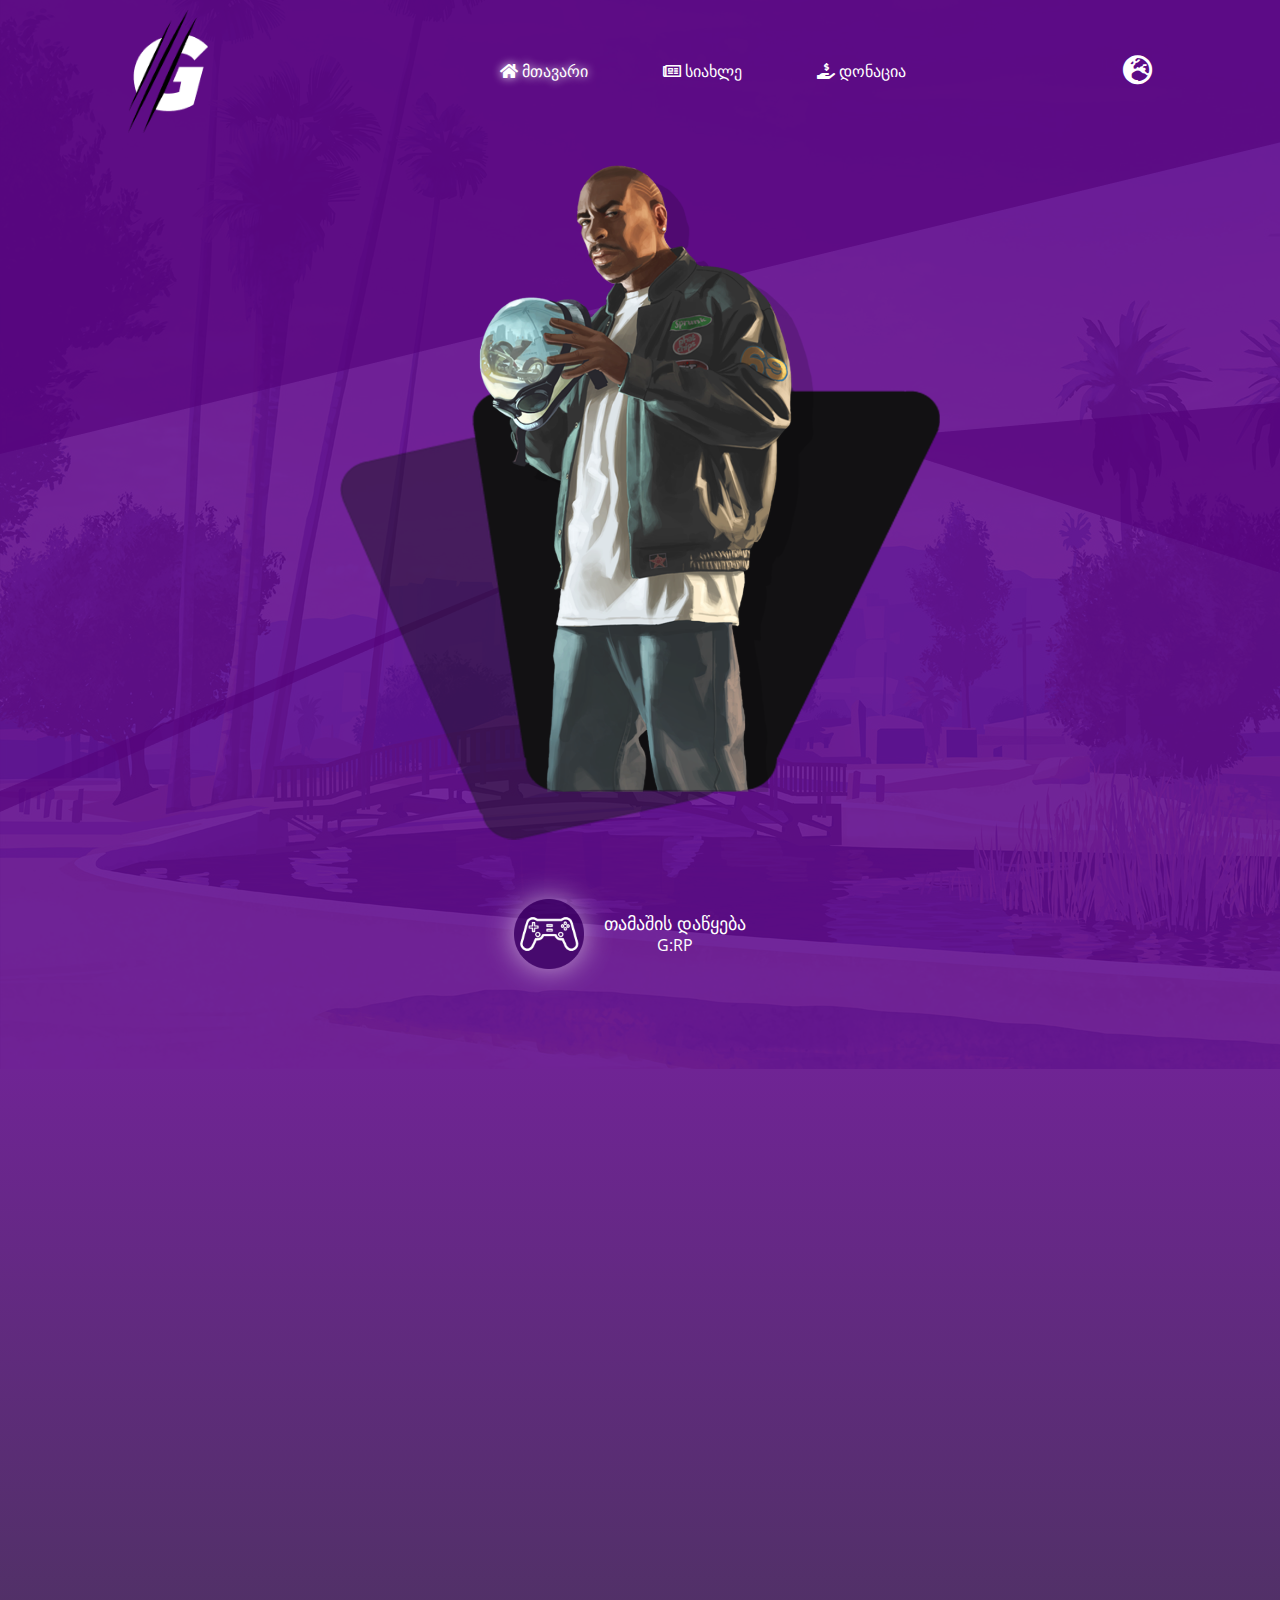
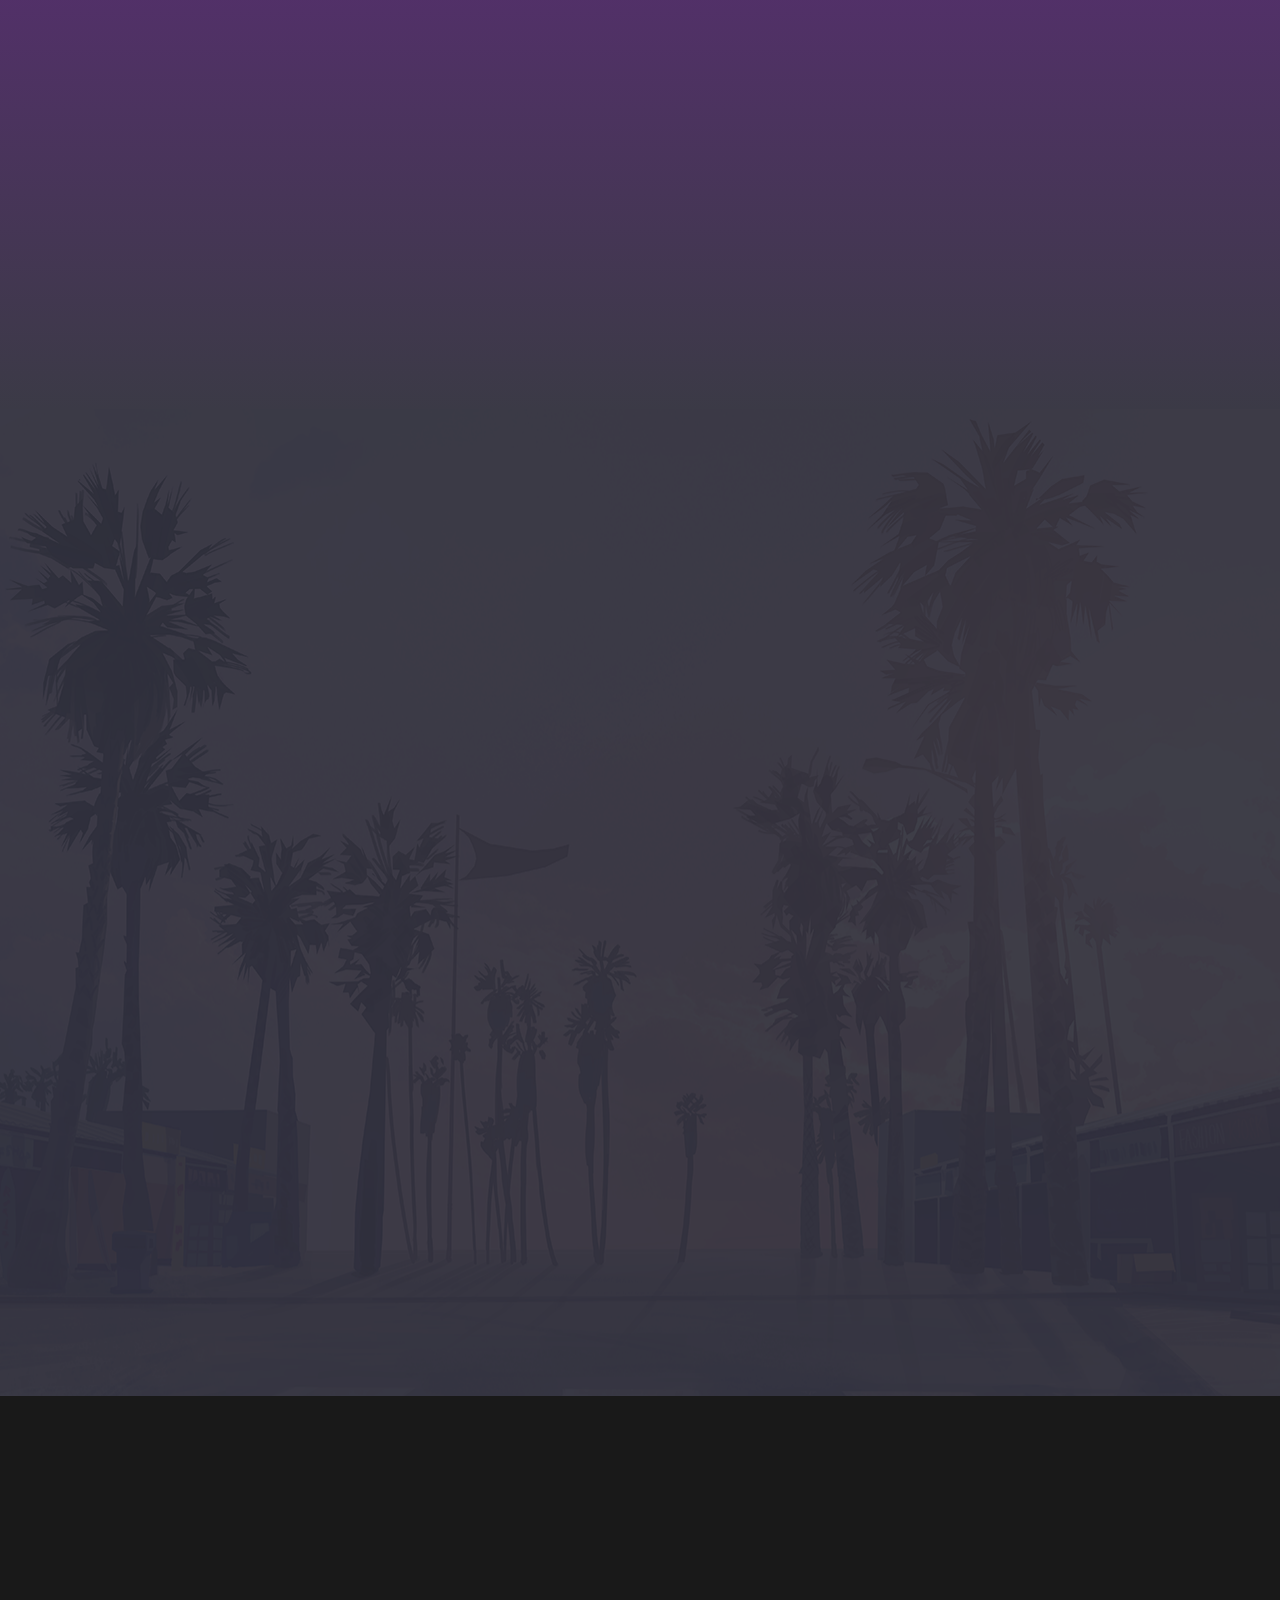
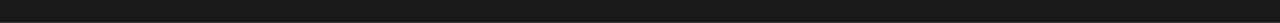
<file: index.html>
<!DOCTYPE html>
<html lang="en">
<head>
    <meta charset="UTF-8">
    <meta http-equiv="X-UA-Compatible" content="IE=edge">
    <meta name="viewport" content="width=device-width, initial-scale=1.0">
    <link rel="stylesheet" href="css/style.css">
    <link rel="stylesheet" href="css/responsive.css">
    <link rel="icon" href="img/logos/WebLogo.png" type="image/gif">
    <title>Genuine Role Play | Official</title>
</head>
<body>
    <button id="up-btn"><i class="fa fa-chevron-circle-up"></i></button>
    
    <div class="langModal" id="langModal">
        <div class="langContent">
            <ul>
                <li><a href="index.html"><img src="img/other/Geo.png" alt="georgian-flag"> Georgian</a></li>
                <li><a href="pages/en/index.html"><img src="img/other/Eng.png" alt="english-flag"> English</a></li>
            </ul>
        </div>
    </div>

    <div class="promoModal" id="promoModal">
        <div class="promoContent">
            <!-- <iframe width="100%" height="340" src="https://www.youtube.com/embed/5cYuQRNoghk" title="YouTube video player" frameborder="0" allow="accelerometer; autoplay; clipboard-write; encrypted-media; gyroscope; picture-in-picture" allowfullscreen></iframe> -->
            <iframe width="100%" height="340" src="https://www.youtube.com/embed/52UyV68dFZ4" title="YouTube video player" frameborder="0" allow="accelerometer; autoplay; clipboard-write; encrypted-media; gyroscope; picture-in-picture" allowfullscreen></iframe>
        </div>
    </div>


    <section class="first-content">
        <header>
            <div class="mobHeader" id="mobHeader">
                <div class="mobHeader-top">
                    <a href="index.html"><img src="img/logos/FullLogo.png" alt="genuine-rp-logo"></a>
                    <button class="mobHeader-hide" id="mobHeaderHide"><i class="fas fa-times"></i></button>
                    
                </div>
                <div class="mobNav">
                    <ul>
                        <li><a href="index.html"><i class="fas fa-home"></i> მთავარი</a></li>
                        <li><a href="pages/ka/news.html"><i class="far fa-newspaper"></i> სიახლე</a></li>
                        <li><a href="pages/ka/donation.html"><i class="fas fa-hand-holding-usd"></i> დონაცია</a></li>
                        <li><a href="pages/ka/cabinet.html"><i class="far fa-user-circle"></i> პირადი კაბინეტი</a></li>
                    </ul>
                </div>
            </div>
            <div class="container">
                <div class="topline">
                    <a href="index.html"><img src="img/logos/Logo.png" alt="genuine-rp-logo"></a>
                    <nav>
                        <ul>
                            <li><a class="lined" href="index.html"><i class="fas fa-home"></i> მთავარი</a></li>
                            <li><a href="pages/ka/news.html"><i class="far fa-newspaper"></i> სიახლე</a></li>
                            <li><a href="pages/ka/donation.html"><i class="fas fa-hand-holding-usd"></i> დონაცია</a></li>
                        </ul>
                    </nav>
                    <button class="burger-icon" id="mobHeaderShow"><i class="fas fa-stream"></i></button>
                    <!-- <a class="cabinetBtn" href="pages/ka/cabinet.html"><i class="far fa-user-circle"></i> პირადი კაბინეტი</a> -->
                    <button class="langBtn" id="langModalShow"><i class="fas fa-globe-europe"></i></button>
                </div>
            </div>
        </header>

        <div class="first-msg-content">
            <div class="container">
                <div class="main-content">
                    <img class="person" src="img/persons/MainBoss.png" alt="gta-person">
                    <div class="for-msg">
                        <figure>
                            <div class="msg">
                                <span>შემოგვიერთდით</span>
                                <span>საქართველოს N1</span>
                                <span>სერვერზე!</span>
                            </div>
                        </figure>
                        <figure>
                            <div class="msg">
                                <span>დაიწყე თამაში</span>
                                <span>საქართველოს წამყვან</span>
                                <span>სერვერზე!</span>
                            </div>
                        </figure>
                        <figure>
                            <div class="msg">
                                <span>შექმენი შენი</span>
                                <span>ვირტუალური სამყარო</span>
                                <span>ჩვენთან!</span>
                            </div>
                        </figure>
                    </div>
                    <div class="dots">
                        <button role="button" class="dot" onclick="currentSlide(1)"></button>
                        <button role="button" class="dot" onclick="currentSlide(2)"></button>
                        <button role="button" class="dot" onclick="currentSlide(3)"></button>
                    </div>
                    <a class="gameBtn" href="pages/ka/startPlay.html">
                        <div class="for-img">
                            <img class="play-game" src="img/logos/Play.png" alt="play-icon">
                        </div>
                        <div class="for-game-msg">
                            <span>თამაშის დაწყება</span>
                            <small>G:RP</small>
                        </div>
                    </a>
                </div>
            </div>
        </div>
    </section>

    <section class="whyUs-section">
        <div class="container">
            <div class="section-title hidden">
                <span>რატომ</span>
                <span>ჩვენთან <i class="fas fa-question"></i></span>
            </div>
            <div class="whyUs-items hidden">
                <div class="whyUs-item">
                    <i class="fas fa-cogs"></i>
                    <span>თამაშის მოდი</span>
                    <p>G:RP-ზე ნახავთ ადვილად გასაგებ, საინტერესო და კომფორტულ მოდულს, რომელზე თამაშიც არასდროს მოგბეზრდებათ.</p>
                </div>
                <div class="whyUs-item hidden">
                    <i class="far fa-smile-wink"></i>
                    <span>ატმოსფერო</span>
                    <p>გარემო რომელზეც დიდიხანია ოცნებობთ... სერვერზე შექმნილი სიტუაცია უსაზღვროდ სასიამოვნოს ხდის თამაშს.</p>
                </div>
                <div class="whyUs-item hidden">
                    <i class="fas fa-users"></i>
                    <span>კონტაქტი</span>
                    <p>მეგობრული საზოგადოება, რომელშიც მარტივად შეგიძლიათ გაიცნოთ ახალი ადამიანები.</p>
                </div>
                <div class="whyUs-item hidden">
                    <i class="fas fa-users-cog"></i>
                    <span>გუნდი</span>
                    <p>გამოცდილი დეველოპერები ნებისმიერ დროს გაგიწევენ ტექნიკურ დახმარებას.</p>
                </div>
            </div>
        </div>
    </section>

    <section class="promo-section">
        <div class="container">
            <div class="promo-content">
                <div class="forYtLink">
                    <button class="ytLink hidden" id="promoBtn">
                        <img src="img/persons/WithBike.png" alt="gta-person">
                        <i class="fab fa-youtube ytLink-icon"></i>
                        <div class="yt-msg">
                            <small>იხილეთ</small>
                            <small>პრომო</small>
                            <small>ვიდეო</small>
                        </div>
                    </button>
                </div>
    
                <ul class="hidden">
                    <li><p>SA-MP არის GTA: San Andreas მულტიფლეიერ ვერსია, Genuine Role Play კი წამყვანი სერვერი GTA: SA ონლაინ რეჟიმში.</p></li>
                    <li><p>SA-MP RP არის რეალური ცხოვრების იმიტაცია, სადაც წარმოდგენილია დიდი რაოდენობით პროფესიები, მისიები, ამოცანები, სამუშაოები, ბანდები, დავალებები, უძრავი ქონება, მანქანები, სამუშაო აღჭურვილობა, საჰაერო ტრანსპორტი...</p></li>
                    <li><p>განვითარების უამრავი არჩევანი... შეგიძლია გადახვიდე ნარკორეალიზატორიდან მაფიის სათავეში ან უბრალო ჯარისკაციდან მთავარსარდლამდე. აქ ყველაფერი შენზეა დამოკიდებული!</p></li>
                </ul>
            </div>
        </div>
    </section>

    <footer>
        <div class="container">
            <div class="footer-top hidden">
                <img src="img/logos/FullLogo.png" alt="genuine-rp-logo">
                <div class="social">
                    <ul>
                        <li><a href="https://www.facebook.com/groups/genuineroleplay/" target="_blank"><i class="fab fa-facebook"></i></a></li>
                        <li><a href="https://www.youtube.com/channel/UC59_8RowUpiWq81818VAZlw" target="_blank"><i class="fab fa-youtube"></i></a></li>
                        <li><a href="#"><i class="fab fa-discord" target="_blank"></i></a></li>
                    </ul>
                </div>
            </div>
            <div class="footer-middle hidden">
                <div class="middle-child">
                    <span>ბიზნეს შემოთავაზება</span>
                    <p><i class="far fa-envelope"></i> info@example.com</p>
                </div>
                <div class="middle-child">
                    <span>Genuine Project</span>
                    <p>All rights reserved.</p>
                </div>
            </div>
            <div class="footer-bottom hidden">
                <small>G:RP © 2021</small>
            </div>
        </div>
    </footer>


    <script>
        let promoModal = document.getElementById("promoModal");
        let promoModalShow = document.getElementById("promoBtn");

        promoModal.onclick = function () {
            promoModal.style.display = "none";
        }

        promoModalShow.onclick = function () {
            promoModal.style.display = "block";
        }
    </script>

    <script src="js/mobHeader.js"></script>
    <script src="js/autoSlide.js"></script>
    <script src="js/topUp.js"></script>
    <script src="js/animateWhenScroll.js"></script>
</body>
</html>
</file>
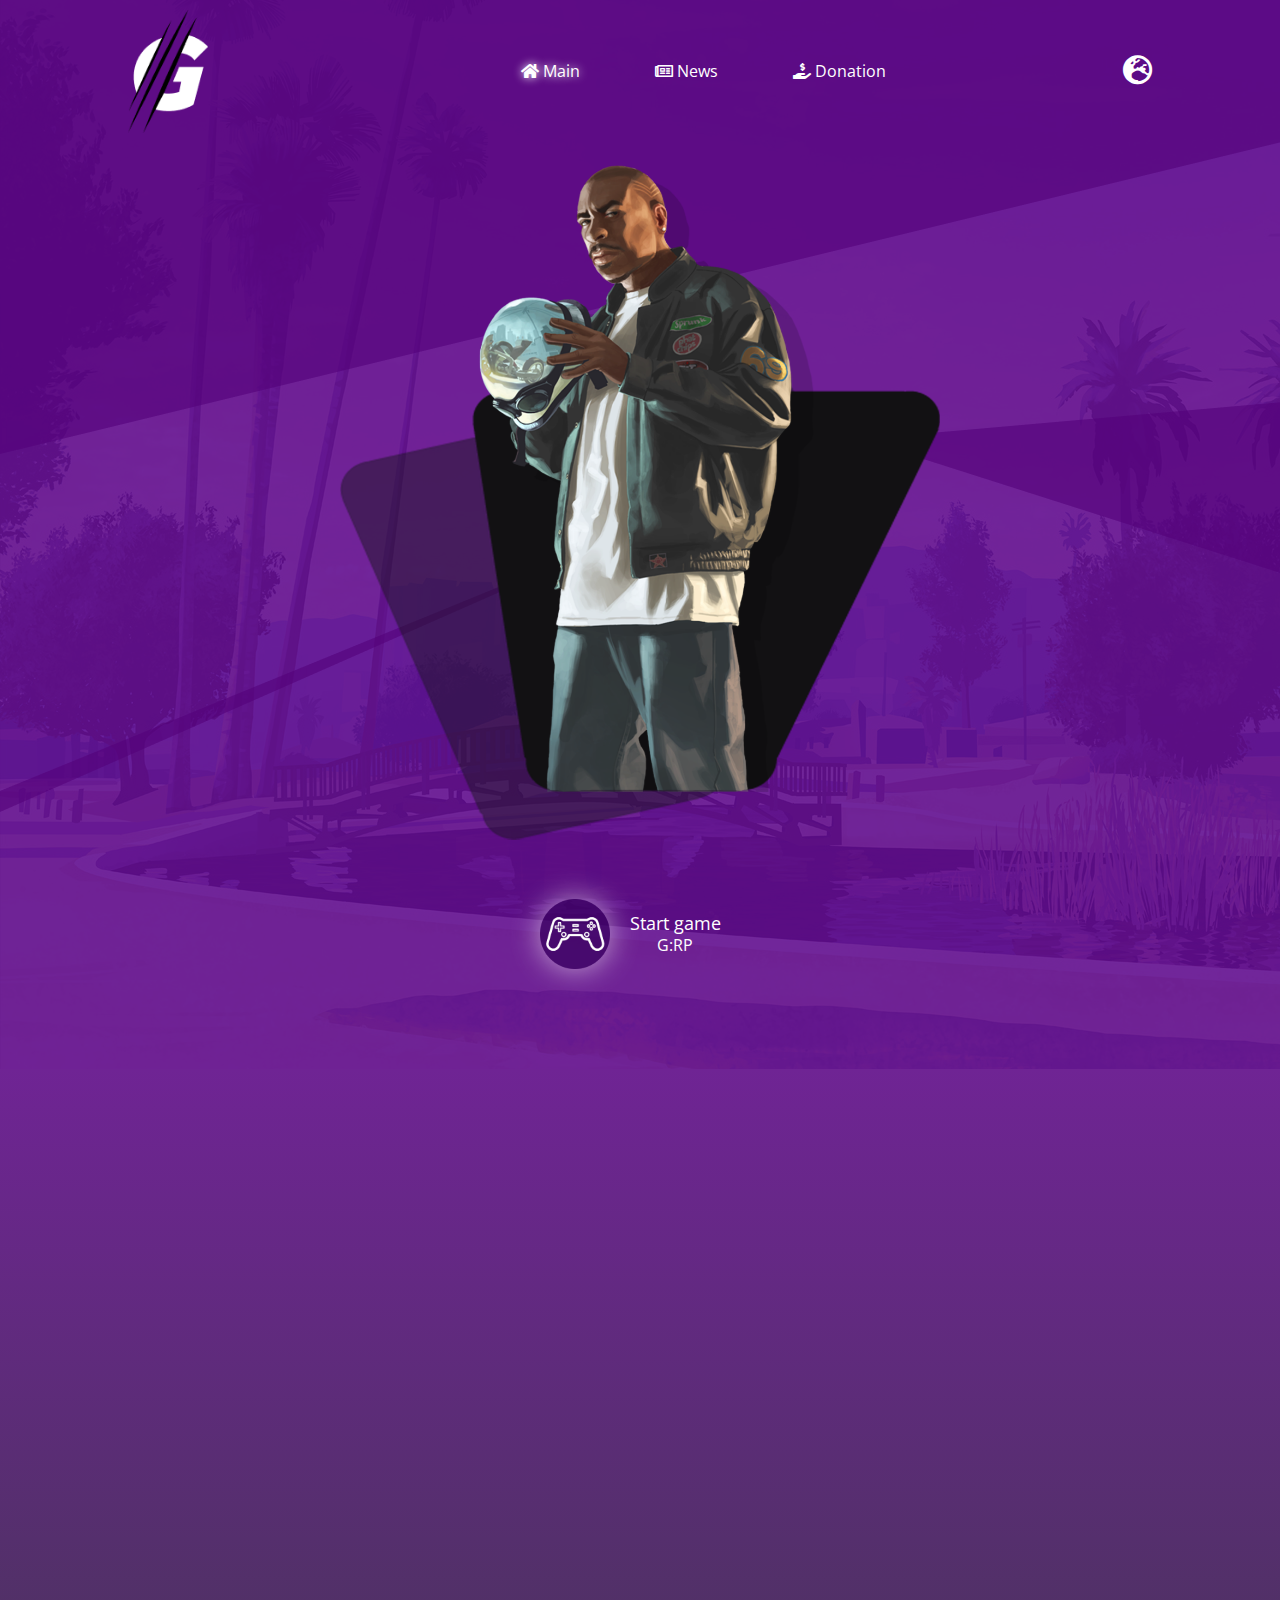
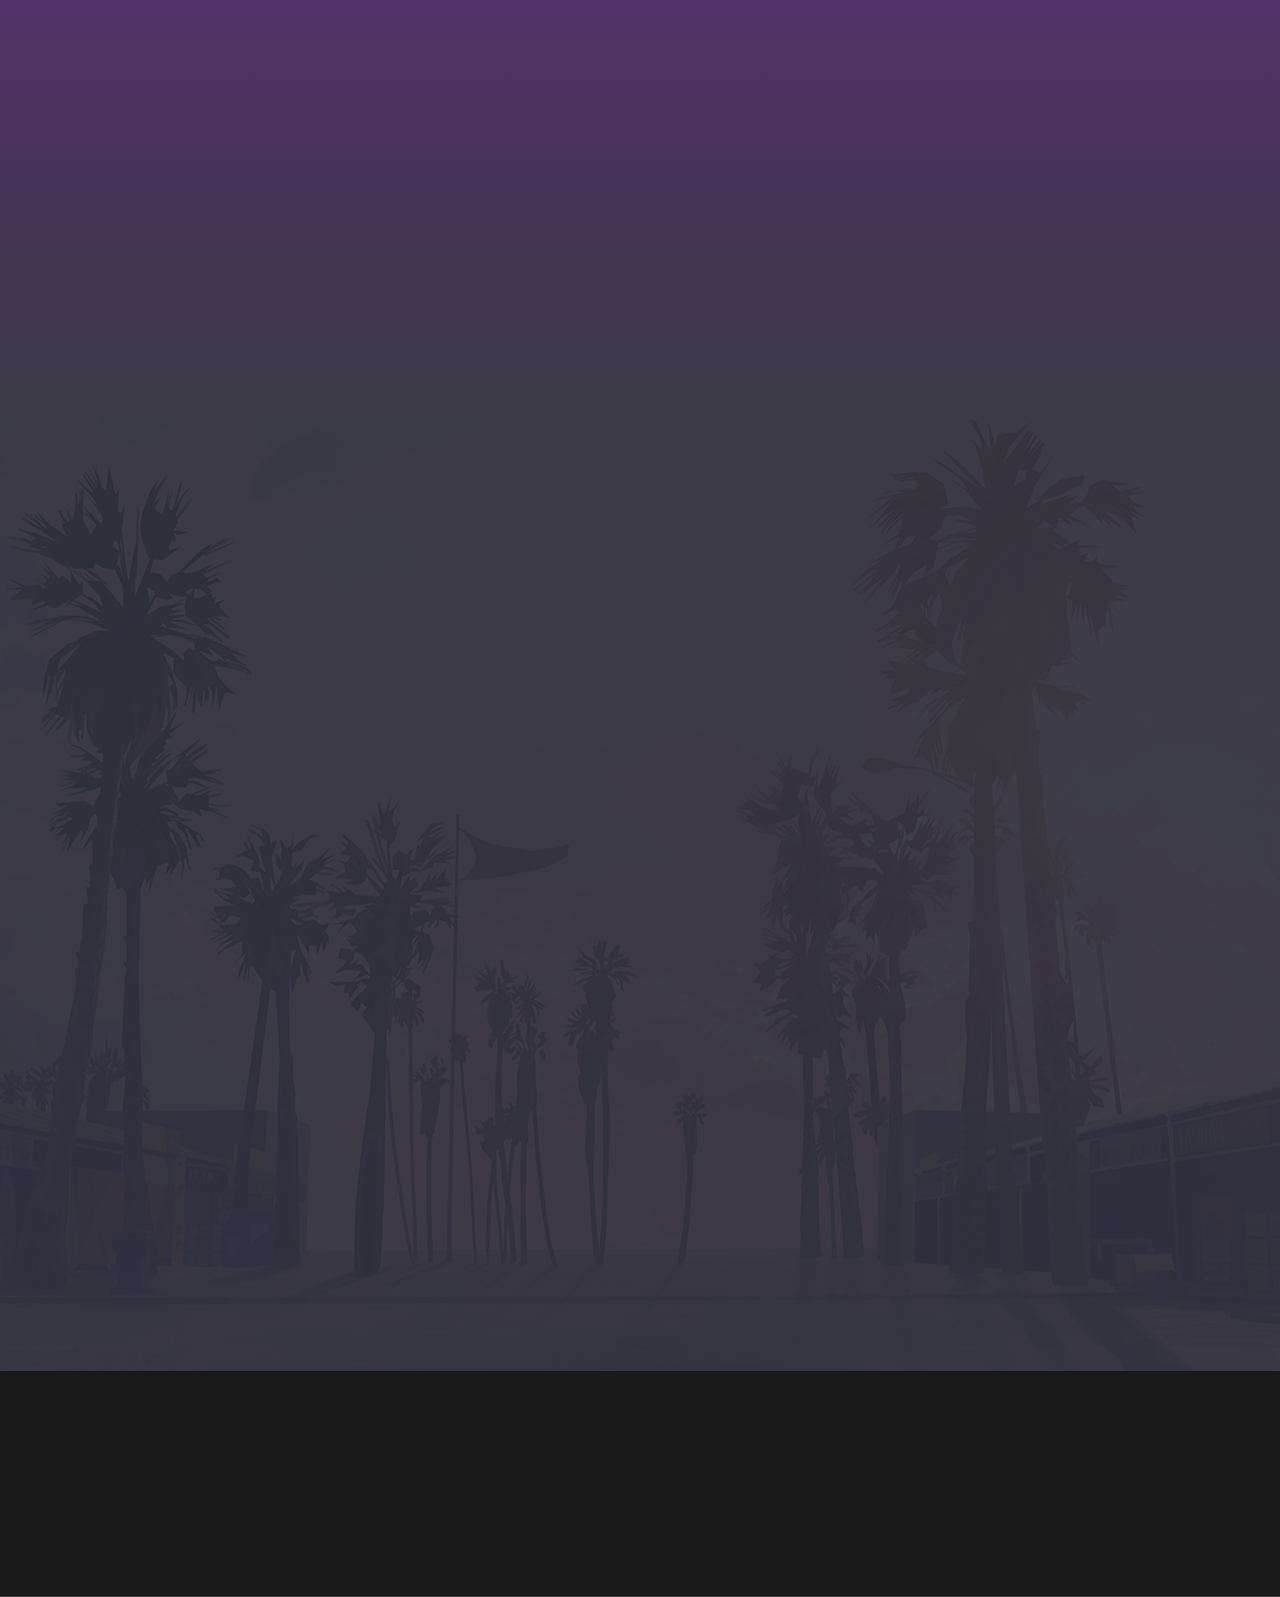
<file: pages/en/index.html>
<!DOCTYPE html>
<html lang="en">
<head>
    <meta charset="UTF-8">
    <meta http-equiv="X-UA-Compatible" content="IE=edge">
    <meta name="viewport" content="width=device-width, initial-scale=1.0">
    <link rel="stylesheet" href="../../css/style.css">
    <link rel="stylesheet" href="../../css/responsive.css">
    <link rel="icon" href="img/logos/WebLogo.png" type="image/gif">
    <title>Genuine Role Play | Official</title>
</head>
<body>
    <button id="up-btn"><i class="fa fa-chevron-circle-up"></i></button>
    
    <div class="langModal" id="langModal">
        <div class="langContent">
            <ul>
                <li><a href="../../index.html"><img src="../../img/other/Geo.png" alt="georgian-flag"> Georgian</a></li>
                <li><a href="index.html"><img src="../../img/other/Eng.png" alt="english-flag"> English</a></li>
            </ul>
        </div>
    </div>

    <div class="promoModal" id="promoModal">
        <div class="promoContent">
            <iframe width="100%" height="340" src="https://www.youtube.com/embed/5cYuQRNoghk" title="YouTube video player" frameborder="0" allow="accelerometer; autoplay; clipboard-write; encrypted-media; gyroscope; picture-in-picture" allowfullscreen></iframe>
        </div>
    </div>


    <section class="first-content">
        <header>
            <div class="mobHeader" id="mobHeader">
                <div class="mobHeader-top">
                    <a href="index.html"><img src="../../img/logos/FullLogo.png" alt="genuine-rp-logo"></a>
                    <button class="mobHeader-hide" id="mobHeaderHide"><i class="fas fa-times"></i></button>
                    
                </div>
                <div class="mobNav">
                    <ul>
                        <li><a href="index.html"><i class="fas fa-home"></i> Main</a></li>
                        <li><a href="news.html"><i class="far fa-newspaper"></i> News</a></li>
                        <li><a href="donation.html"><i class="fas fa-hand-holding-usd"></i> Donation</a></li>
                        <li><a href="cabinet.html"><i class="far fa-user-circle"></i> Personal Area</a></li>
                    </ul>
                </div>
            </div>
            <div class="container">
                <div class="topline">
                    <a href="index.html"><img src="../../img/logos/Logo.png" alt="genuine-rp-logo"></a>
                    <nav>
                        <ul>
                            <li><a class="lined" href="index.html"><i class="fas fa-home"></i> Main</a></li>
                            <li><a href="news.html"><i class="far fa-newspaper"></i> News</a></li>
                            <li><a href="donation.html"><i class="fas fa-hand-holding-usd"></i> Donation</a></li>
                        </ul>
                    </nav>
                    <button class="burger-icon" id="mobHeaderShow"><i class="fas fa-stream"></i></button>
                    <!-- <a class="cabinetBtn" href="pages/en/cabinet.html"><i class="far fa-user-circle"></i> პირადი კაბინეტი</a> -->
                    <button class="langBtn" id="langModalShow"><i class="fas fa-globe-europe"></i></button>
                </div>
            </div>
        </header>

        <div class="first-msg-content">
            <div class="container">
                <div class="main-content">
                    <img class="person" src="../../img/persons/MainBoss.png" alt="gta-person">
                    <div class="for-msg">
                        <figure>
                            <div class="msg">
                                <span>Join us</span>
                                <span>on the N1 server</span>
                                <span>in Georgia!</span>
                            </div>
                        </figure>
                        <figure>
                            <div class="msg">
                                <span>Start the game</span>
                                <span>on the leading server</span>
                                <span>of Georgia!</span>
                            </div>
                        </figure>
                        <figure>
                            <div class="msg">
                                <span>Create your</span>
                                <span>virtual world</span>
                                <span>with us!</span>
                            </div>
                        </figure>
                    </div>
                    <div class="dots">
                        <button role="button" class="dot" onclick="currentSlide(1)"></button>
                        <button role="button" class="dot" onclick="currentSlide(2)"></button>
                        <button role="button" class="dot" onclick="currentSlide(3)"></button>
                    </div>
                    <a class="gameBtn" href="startPlay.html">
                        <div class="for-img">
                            <img class="play-game" src="../../img/logos/Play.png" alt="play-icon">
                        </div>
                        <div class="for-game-msg">
                            <span>Start game</span>
                            <small>G:RP</small>
                        </div>
                    </a>
                </div>
            </div>
        </div>
    </section>

    <section class="whyUs-section">
        <div class="container">
            <div class="section-title hidden">
                <span>Why</span>
                <span>Us <i class="fas fa-question"></i></span>
            </div>
            <div class="whyUs-items hidden">
                <div class="whyUs-item">
                    <i class="fas fa-cogs"></i>
                    <span>Game Mode</span>
                    <p>On the G:RP you will find an easy-to-understand, interesting and comfortable module on which you will never get bored.</p>
                </div>
                <div class="whyUs-item hidden">
                    <i class="far fa-smile-wink"></i>
                    <span>Atmosphere</span>
                    <p>The environment you have been dreaming of for a long time ... The situation created on the server makes the game infinitely enjoyable.</p>
                </div>
                <div class="whyUs-item hidden">
                    <i class="fas fa-users"></i>
                    <span>Contact</span>
                    <p>A friendly community in which you can easily meet new people.</p>
                </div>
                <div class="whyUs-item hidden">
                    <i class="fas fa-users-cog"></i>
                    <span>Team</span>
                    <p>Experienced developers will provide you with technical assistance at any time.</p>
                </div>
            </div>
        </div>
    </section>

    <section class="promo-section">
        <div class="container">
            <div class="promo-content">
                <div class="forYtLink">
                    <button class="ytLink hidden" id="promoBtn">
                        <img src="../../img/persons/WithBike.png" alt="gta-person">
                        <i class="fab fa-youtube ytLink-icon"></i>
                        <div class="yt-msg">
                            <small>Watch the</small>
                            <small>Promo</small>
                            <small>Video</small>
                        </div>
                    </button>
                </div>
    
                <ul class="hidden">
                    <li><p>SA-MP is the multiplayer version of GTA: San Andreas, and Genuine Role Play is the leading server for GTA: SA online.</p></li>
                    <li><p>SA-MP RP is an imitation of real life, which presents a large number of professions, missions, tasks, jobs, gangs, assignments, real estate, cars, work equipment, air transport...</p></li>
                    <li><p>Lots of development choices ... you can switch from a drug dealer to a mafia boss or a simple soldier to a commander-in-chief. Everything here depends on you!</p></li>
                </ul>
            </div>
        </div>
    </section>

    <footer>
        <div class="container">
            <div class="footer-top hidden">
                <img src="../../img/logos/FullLogo.png" alt="genuine-rp-logo">
                <div class="social">
                    <ul>
                        <li><a href="https://www.facebook.com/groups/genuineroleplay/" target="_blank"><i class="fab fa-facebook"></i></a></li>
                        <li><a href="https://www.youtube.com/channel/UC59_8RowUpiWq81818VAZlw" target="_blank"><i class="fab fa-youtube"></i></a></li>
                        <li><a href="#"><i class="fab fa-discord" target="_blank"></i></a></li>
                    </ul>
                </div>
            </div>
            <div class="footer-middle hidden">
                <div class="middle-child">
                    <span>Business Contact</span>
                    <p><i class="far fa-envelope"></i> info@example.com</p>
                </div>
                <div class="middle-child">
                    <span>Genuine Project</span>
                    <p>All rights reserved.</p>
                </div>
            </div>
            <div class="footer-bottom hidden">
                <small>G:RP © 2021</small>
            </div>
        </div>
    </footer>


    <script>
        let promoModal = document.getElementById("promoModal");
        let promoModalShow = document.getElementById("promoBtn");

        promoModal.onclick = function () {
            promoModal.style.display = "none";
        }

        promoModalShow.onclick = function () {
            promoModal.style.display = "block";
        }
    </script>

    <script src="../../js/mobHeader.js"></script>
    <script src="../../js/autoSlide.js"></script>
    <script src="../../js/topUp.js"></script>
    <script src="../../js/animateWhenScroll.js"></script>
</body>
</html>
</file>
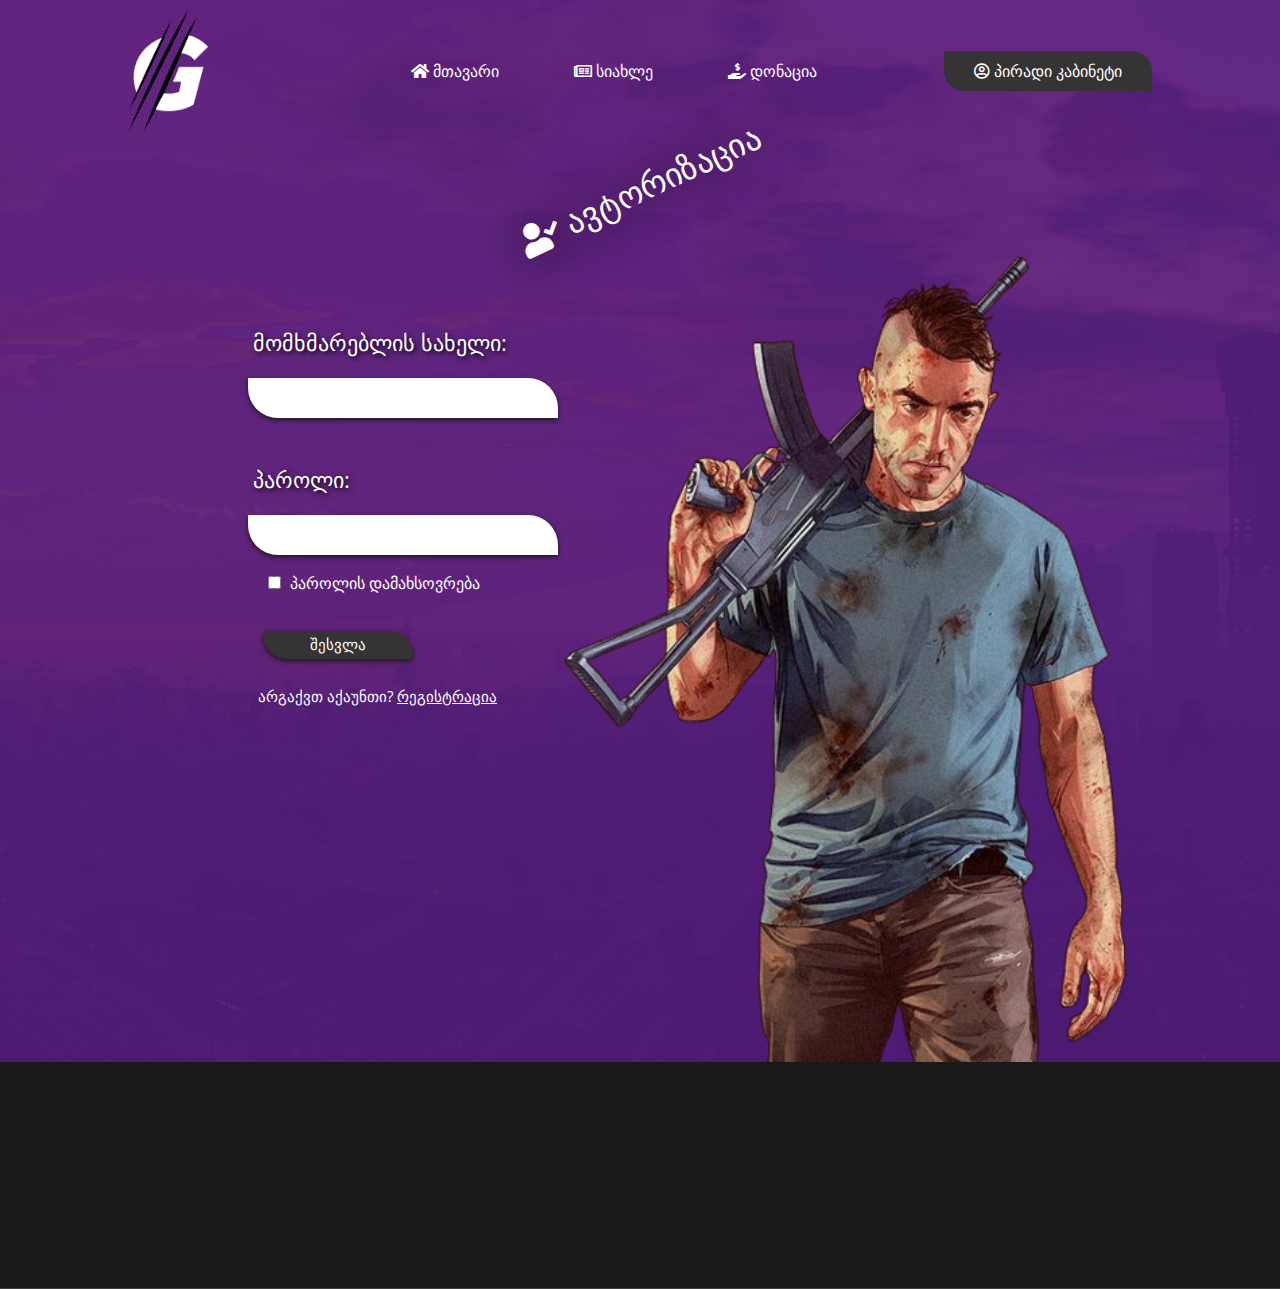
<file: pages/cabinet.html>
<!DOCTYPE html>
<html lang="en">
<head>
    <meta charset="UTF-8">
    <meta http-equiv="X-UA-Compatible" content="IE=edge">
    <meta name="viewport" content="width=device-width, initial-scale=1.0">
    <link rel="stylesheet" href="../css/style.css">
    <link rel="stylesheet" href="../css/responsive.css">
    <link rel="icon" href="../img/logos/WebLogo.png" type="image/gif">
    <title>Genuine Role Play | Authorization</title>
</head>
<body>
    <!-- <button id="TopUp" class="topupanim" style="display: block;"><i class="fa fa-chevron-circle-up"></i></button> -->
    <div class="cabinet-section">
        <header>
            <div class="mobHeader" id="mobHeader">
                <div class="mobHeader-top">
                    <a href="../index.html"><img src="../img/logos/FullLogo.png" alt="genuine-rp-logo"></a>
                    <button class="mobHeader-hide" id="mobHeaderHide"><i class="fas fa-times"></i></button>     
                </div>
                <div class="mobNav">
                    <ul>
                        <li><a href="../index.html"><i class="fas fa-home"></i> მთავარი</a></li>
                        <li><a href="../pages/news.html"><i class="far fa-newspaper"></i> სიახლე</a></li>
                        <li><a href="../pages/donation.html"><i class="fas fa-hand-holding-usd"></i> დონაცია</a></li>
                        <li><a href="../pages/cabinet.html"><i class="far fa-user-circle"></i> პირადი კაბინეტი</a></li>
                    </ul>
                </div>
            </div>
            <div class="container">
                <div class="topline">
                    <a href="../index.html"><img src="../img/logos/Logo.png" alt="genuine-rp-logo"></a>
                    <nav>
                        <ul>
                            <li><a href="../index.html"><i class="fas fa-home"></i> მთავარი</a></li>
                            <li><a href="../pages/news.html"><i class="far fa-newspaper"></i> სიახლე</a></li>
                            <li><a href="../pages/donation.html"><i class="fas fa-hand-holding-usd"></i> დონაცია</a></li>
                        </ul>
                    </nav>
                    <button class="burger-icon" id="mobHeaderShow"><i class="fas fa-stream"></i></button>
                    <a class="cabinetBtn" href="../pages/cabinet.html"><i class="far fa-user-circle"></i> პირადი კაბინეტი</a>
                </div>
            </div>
        </header>

        <div class="cabinet-content">
            <div class="container">
                <div style="padding-top: 40px;" class="section-title hidden">
                    <span style="font-size: 33px;"><i class="fas fa-user-check"></i> ავტორიზაცია</span>
                </div>
                <div class="cabinet-main">
                    <div class="autorisation">
                        <form action="">
                            <label class="label" for="name">მომხმარებლის სახელი:</label>
                            <input class="input" type="text" id="name">
                            <label class="label" for="pass" style="margin-top: 50px;">პაროლი:</label>
                            <input class="input" type="password" id="pass">
                            <div class="rememberPass">
                                <input clsss="check" id="check" type="checkbox">
                                <label class="savePass" for="check">პაროლის დამახსოვრება</label>
                            </div>
                            <button class="logInBtn">შესვლა</button>
                        </form>
                        <span>არგაქვთ აქაუნთი? <a href="registration.html">რეგისტრაცია</a></span>
                    </div>
                    <img src="../img/persons/LogBoss.png" alt="">
                </div>
            </div>
        </div>
    </div>

    <footer>
        <div class="container">
            <div class="footer-top hidden">
            <img src="../img/logos/FullLogo.png" alt="genuine-rp-logo">
                <div class="social">
                    <ul>
                        <li><a href="#"><i class="fab fa-facebook"></i></a></li>
                        <li><a href="#"><i class="fab fa-youtube"></i></a></li>
                        <li><a href="#"><i class="fab fa-discord"></i></a></li>
                    </ul>
                </div>
            </div>
            <div class="footer-middle hidden">
                <div class="middle-child">
                    <span>ბიზნეს შემოთავაზება</span>
                    <p><i class="far fa-envelope"></i> info@example.com</p>
                </div>
                <div class="middle-child">
                    <span>Genuine Project</span>
                    <p>All rights reserved.</p>
                </div>
            </div>
            <div class="footer-bottom hidden">
                <small>G:RP © 2021</small>
            </div>
        </div>
    </footer>
    
    <!-- <script src="../js/topUp.js"></script> -->
    <script src="../js/mobHeader.js"></script>
    <script src="../js/animateWhenScroll.js"></script>
</body>
</html>
</file>
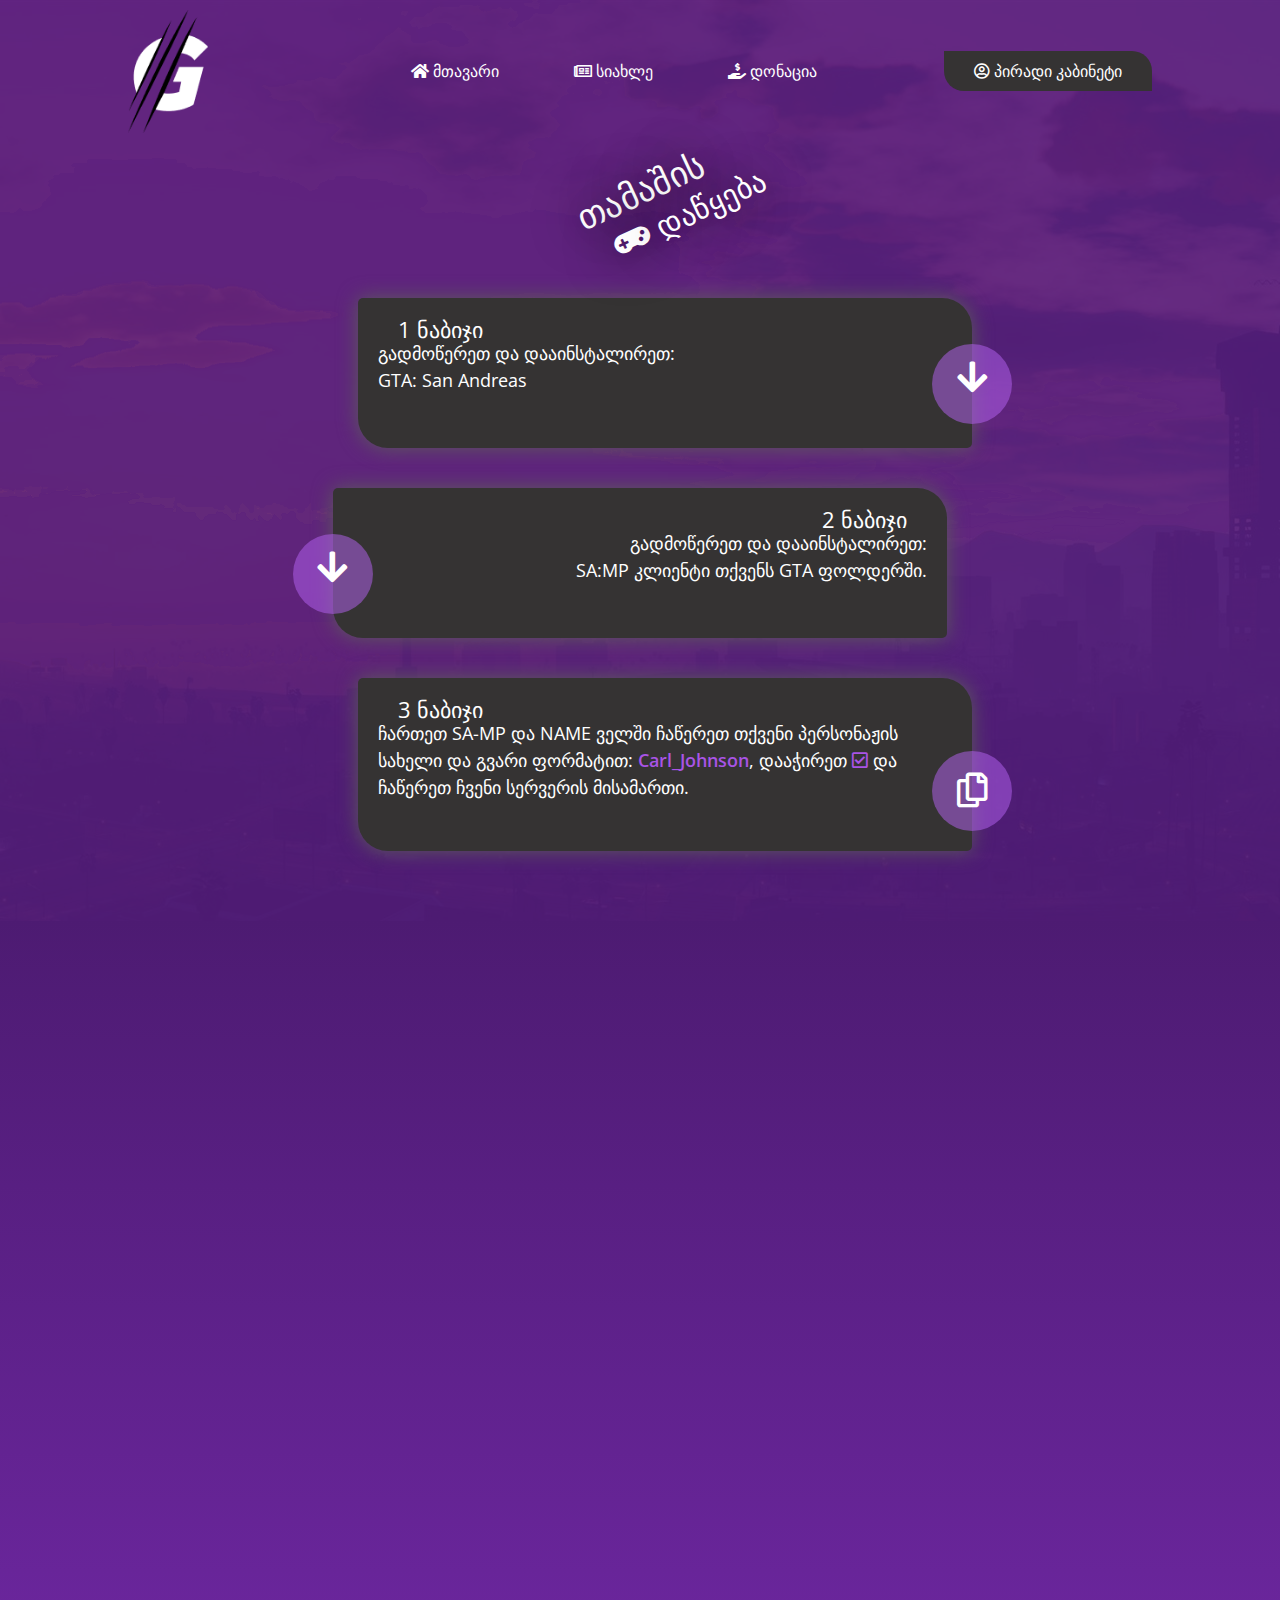
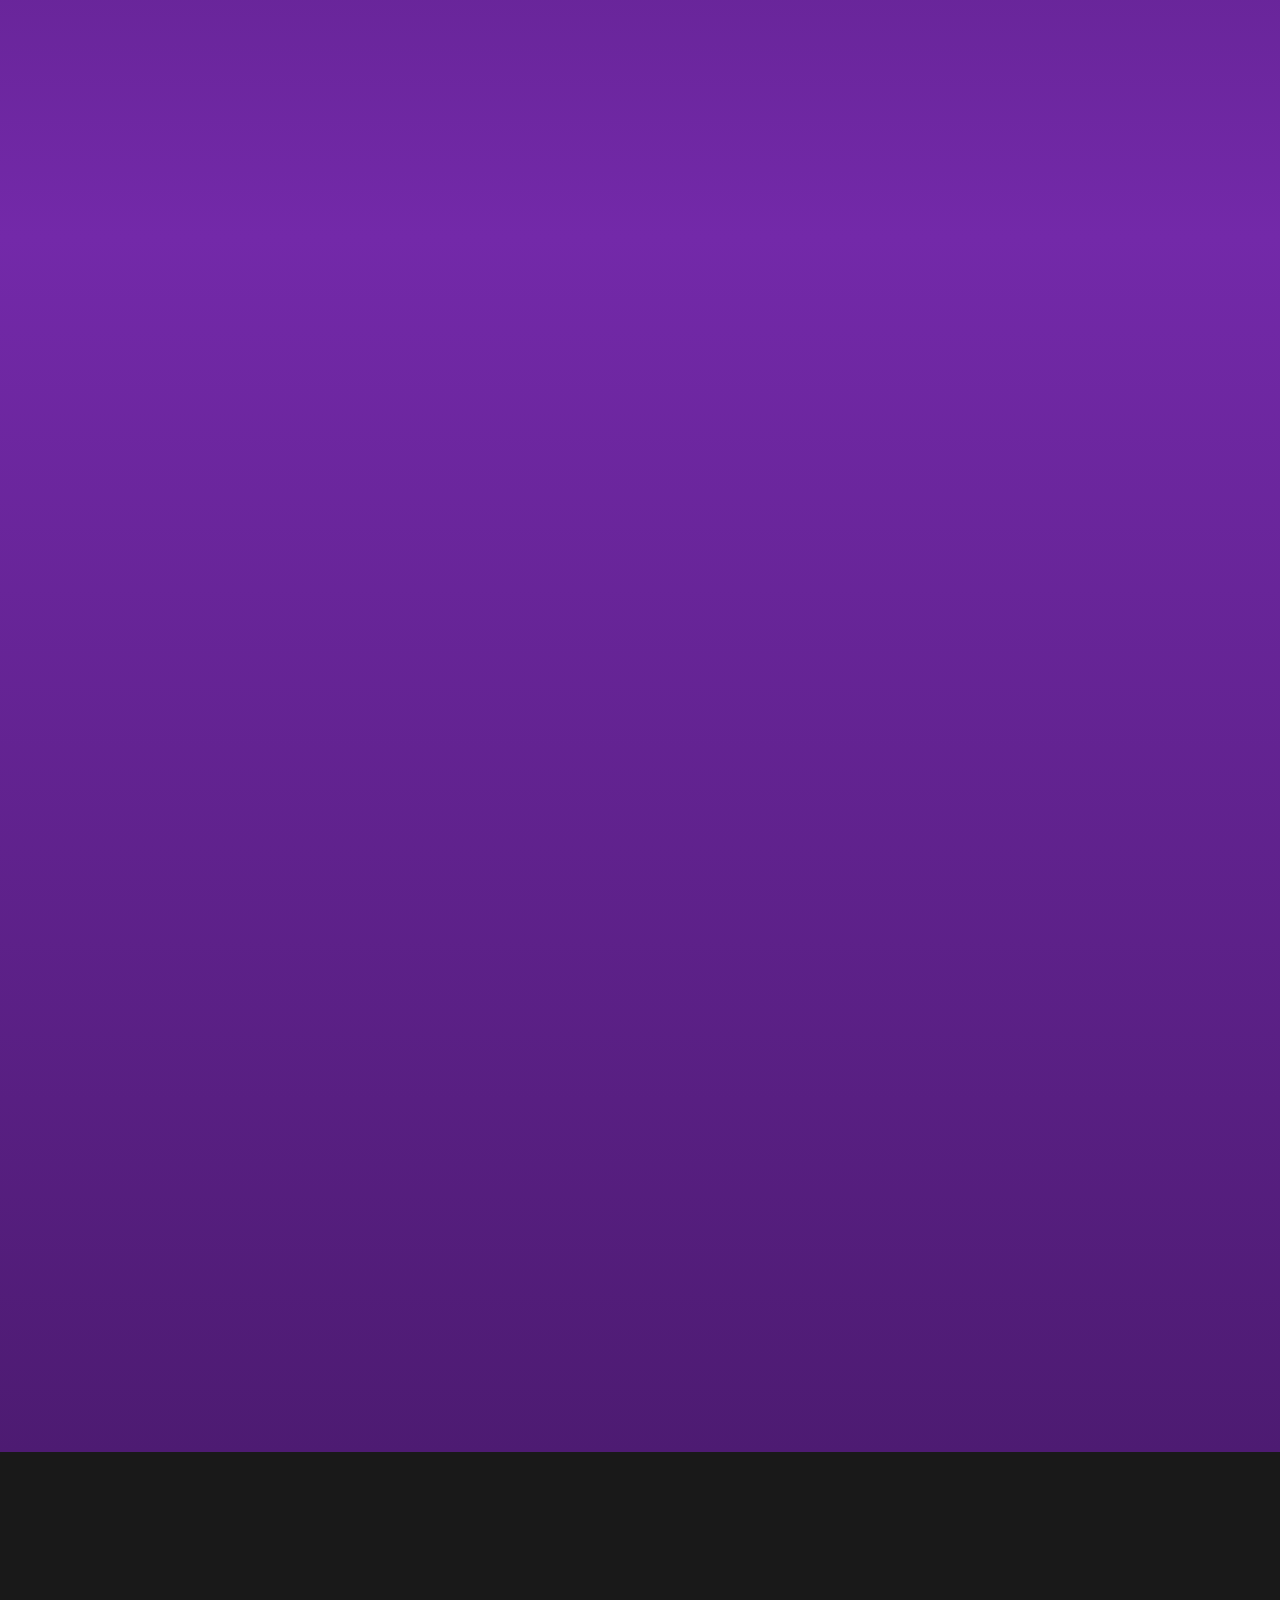
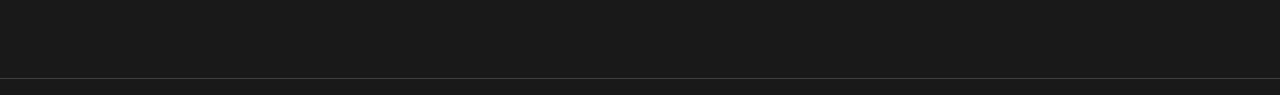
<file: pages/startPlay.html>
<!DOCTYPE html>
<html lang="en">
<head>
    <meta charset="UTF-8">
    <meta http-equiv="X-UA-Compatible" content="IE=edge">
    <meta name="viewport" content="width=device-width, initial-scale=1.0">
    <link rel="stylesheet" href="../css/style.css">
    <link rel="stylesheet" href="../css/responsive.css">
    <link rel="icon" href="../img/logos/WebLogo.png" type="image/gif">
    <title>Genuine Role Play | Start Play</title>
</head>
<body>
    <!-- <button id="TopUp" class="topupanim" style="display: block;"><i class="fa fa-chevron-circle-up"></i></button> -->
    <section class="startPlay-section">
        <header>
            <div class="mobHeader" id="mobHeader">
                <div class="mobHeader-top">
                    <a href="../index.html"><img src="../img/logos/FullLogo.png" alt="genuine-rp-logo"></a>
                    <button class="mobHeader-hide" id="mobHeaderHide"><i class="fas fa-times"></i></button>     
                </div>
                <div class="mobNav">
                    <ul>
                        <li><a href="../index.html"><i class="fas fa-home"></i> მთავარი</a></li>
                        <li><a href="../pages/news.html"><i class="far fa-newspaper"></i> სიახლე</a></li>
                        <li><a href="../pages/donation.html"><i class="fas fa-hand-holding-usd"></i> დონაცია</a></li>
                        <li><a href="../pages/cabinet.html"><i class="far fa-user-circle"></i> პირადი კაბინეტი</a></li>
                    </ul>
                </div>
            </div>
            <div class="container">
                <div class="topline">
                    <a href="../index.html"><img src="../img/logos/Logo.png" alt="genuine-rp-logo"></a>
                    <nav>
                        <ul>
                            <li><a href="../index.html"><i class="fas fa-home"></i> მთავარი</a></li>
                            <li><a href="../pages/news.html"><i class="far fa-newspaper"></i> სიახლე</a></li>
                            <li><a href="../pages/donation.html"><i class="fas fa-hand-holding-usd"></i> დონაცია</a></li>
                        </ul>
                    </nav>
                    <button class="burger-icon" id="mobHeaderShow"><i class="fas fa-stream"></i></button>
                    <a class="cabinetBtn" href="../pages/cabinet.html"><i class="far fa-user-circle"></i> პირადი კაბინეტი</a>
                </div>
            </div>
        </header>
        
        <div class="startPlay-content">
            <div class="container">
                <!-- <div class="startPlay-top">
                    <span>თამაშს დაწყება</span>
                </div> -->
                <div style="padding-top: 40px;" class="section-title hidden">
                    <span>თამაშის</span>
                    <span><i class="fas fa-gamepad"></i> დაწყება</span>
                </div>
                <div class="startPlay-main">
                    <img src="../img/persons/Kiss.png" alt="gta-person">
                    <div class="startPlay-items">
                        <div class="startPlay-item">
                            <span>1 ნაბიჯი</span>
                            <p>გადმოწერეთ და დააინსტალირეთ:</p> 
                            <p>GTA: San Andreas</p>
                            <a><i class="fas fa-arrow-down"></i></a>
                        </div>
                        <div class="startPlay-item">
                            <span>2 ნაბიჯი</span>
                            <p>გადმოწერეთ და დააინსტალირეთ:</p>
                            <p>SA:MP კლიენტი თქვენს GTA ფოლდერში.</p>
                            <a><i class="fas fa-arrow-down"></i></a>
                        </div>
                        <div class="startPlay-item">
                            <span>3 ნაბიჯი</span>
                            <p>ჩართეთ SA-MP და NAME ველში ჩაწერეთ თქვენი პერსონაჟის სახელი და გვარი ფორმატით: <small style="color: #a954e6; font-weight: 600;">Carl_Johnson</small>, დააჭირეთ <i style="color: #a954e6;" class="far fa-check-square"></i> და ჩაწერეთ ჩვენი სერვერის მისამართი.</p>
                            <button id="cbutton"><i class="far fa-copy"></i></button>
                            <span id="serverIP" style="display: none;">00.00.000:0000</span>
                        </div>
                    </div>
                </div>
            </div>
        </div>

        <section class="voice-section">
            <div class="container">
                <div class="section-title hidden">
                    <span><i class="fas fa-microphone-alt"></i> Voice</span>
                    <span>ლაუნჩერი</span>
                </div>
                <div class="voice-content">
                    <div class="voice-main hidden">
                        <span>სერვერზე უკვე შეგიძლიათ ისიამოვნოთ</span>
                        <span style="font-size: 40px;">ხმოვანი ჩათით!</span>
                        <p>ამისათვის დაგჭირდებათ ჩაიწეროთ voice ლაუნჩერი და დააინსტალიროთ იგი თქვენს GTA ფოლდერში.</p>
                        <div class="voiceDw">
                            <button class="voiceBtn"><i class="fas fa-download"></i> Voice ლაუნჩერის გადმოწერა</button>
                            <div class="platform">
                                <small>მხარდაჭერილი პლატფორმები</small>
                                <i class="fab fa-windows"></i>
                            </div>
                        </div>
                    </div>
                    <img class="hidden" src="../img/persons/Voice.png" alt="gta-person">
                </div>
            </div>
        </section>

        <section class="launcher-section">
            <div class="container">
                <div class="section-title hidden">
                    <span><i style="font-size:28px; " class="fas fa-desktop"></i> Server</span>
                    <span>ლაუნჩერი</span>
                </div>
                <div class="launcher-main">
                    <div class="launcher-msg hidden">
                        <span>დაიწყე თამაში</span>
                        <span>ჩვენი ლაუნჩერით!!!</span>
                        <p>SA:MP-ის თამაში არასდროს ყოფილა ასეთი მარტივი და სასიამოვნო. ჩამოტვირთეთ ლაუნჩერი, მიუთითეთ თქვენი სახელი და დაიწყეთ თამაში.</p>
                        <div class="voiceDw">
                            <button class="voiceBtn"><i class="fas fa-download"></i> Server ლაუნჩერის გადმოწერა</button>
                            <div class="platform platform2">
                                <small>მხარდაჭერილი პლატფორმები</small>
                                <i class="fab fa-windows"></i>
                            </div>
                        </div>
                    </div>
                    <img class="grp-launcher hidden" src="../img/other/Launcher.png" alt="grp-launcher">
                </div>
                <div class="launcher-change hidden">
                    <span>ლაუნჩერის პრივილეგიები</span>
                    <ul class="whyLauncher">
                        <li><p>სიმარტივე (თქვენ არ მოგიწევთ ცალ-ცალკე ჩაიწეროთ GTA, SA:MP და Voice launcher, რაც ბევრად კომფორტულის ხდის თამაშს)</p></li>
                        <li><p>დიზაინი (ჩვენი ლაუნჩერის დიზაინი ბევრად დახვეწილია ვიდრე უკვე მობეზრებული SA:MP-ის გამშვები)</p></li>
                        <li class="hide"><p>ვიზუალი (ლაუნჩერზე შეცვლილია უამრავი სკინი, მანქანა, ტექსტურა, ანიმაცია, რაც ბევრად სასიამოვნოს ხდის თამაშს)</p></li>
                    </ul>
                    <div class="img-comp-container">
                        <div class="img-comp-img">
                            <img src="../img/other/before.jpg" width="375" height="250">
                        </div>
                        <div class="img-comp-img img-comp-overlay">
                            <img src="../img/other/after.jpg" width="375" height="250">
                        </div>
                        <ul>
                            <li><p>ვიზუალი (ლაუნჩერზე შეცვლილია უამრავი სკინი, მანქანა, ტექსტურა, ანიმაცია, რაც ბევრად სასიამოვნოს ხდის თამაშს)</p></li>
                        </ul>
                    </div>
                </div>
            </div>
        </section>
    </section>

    <footer>
        <div class="container">
            <div class="footer-top hidden">
            <img src="../img/logos/FullLogo.png" alt="genuine-rp-logo">
                <div class="social">
                    <ul>
                        <li><a href="#"><i class="fab fa-facebook"></i></a></li>
                        <li><a href="#"><i class="fab fa-youtube"></i></a></li>
                        <li><a href="#"><i class="fab fa-discord"></i></a></li>
                    </ul>
                </div>
            </div>
            <div class="footer-middle hidden">
                <div class="middle-child">
                    <span>ბიზნეს შემოთავაზება</span>
                    <p><i class="far fa-envelope"></i> info@example.com</p>
                </div>
                <div class="middle-child">
                    <span>Genuine Project</span>
                    <p>All rights reserved.</p>
                </div>
            </div>
            <div class="footer-bottom hidden">
                <small>G:RP © 2021</small>
            </div>
        </div>
    </footer>
    
    <!-- <script src="../js/topUp.js"></script> -->
    <script src="../js/mobHeader.js"></script>
    <script src="../js/animateWhenScroll.js"></script>
    <script src="../js/startPlay.js"></script>
</body>
</html>
</file>
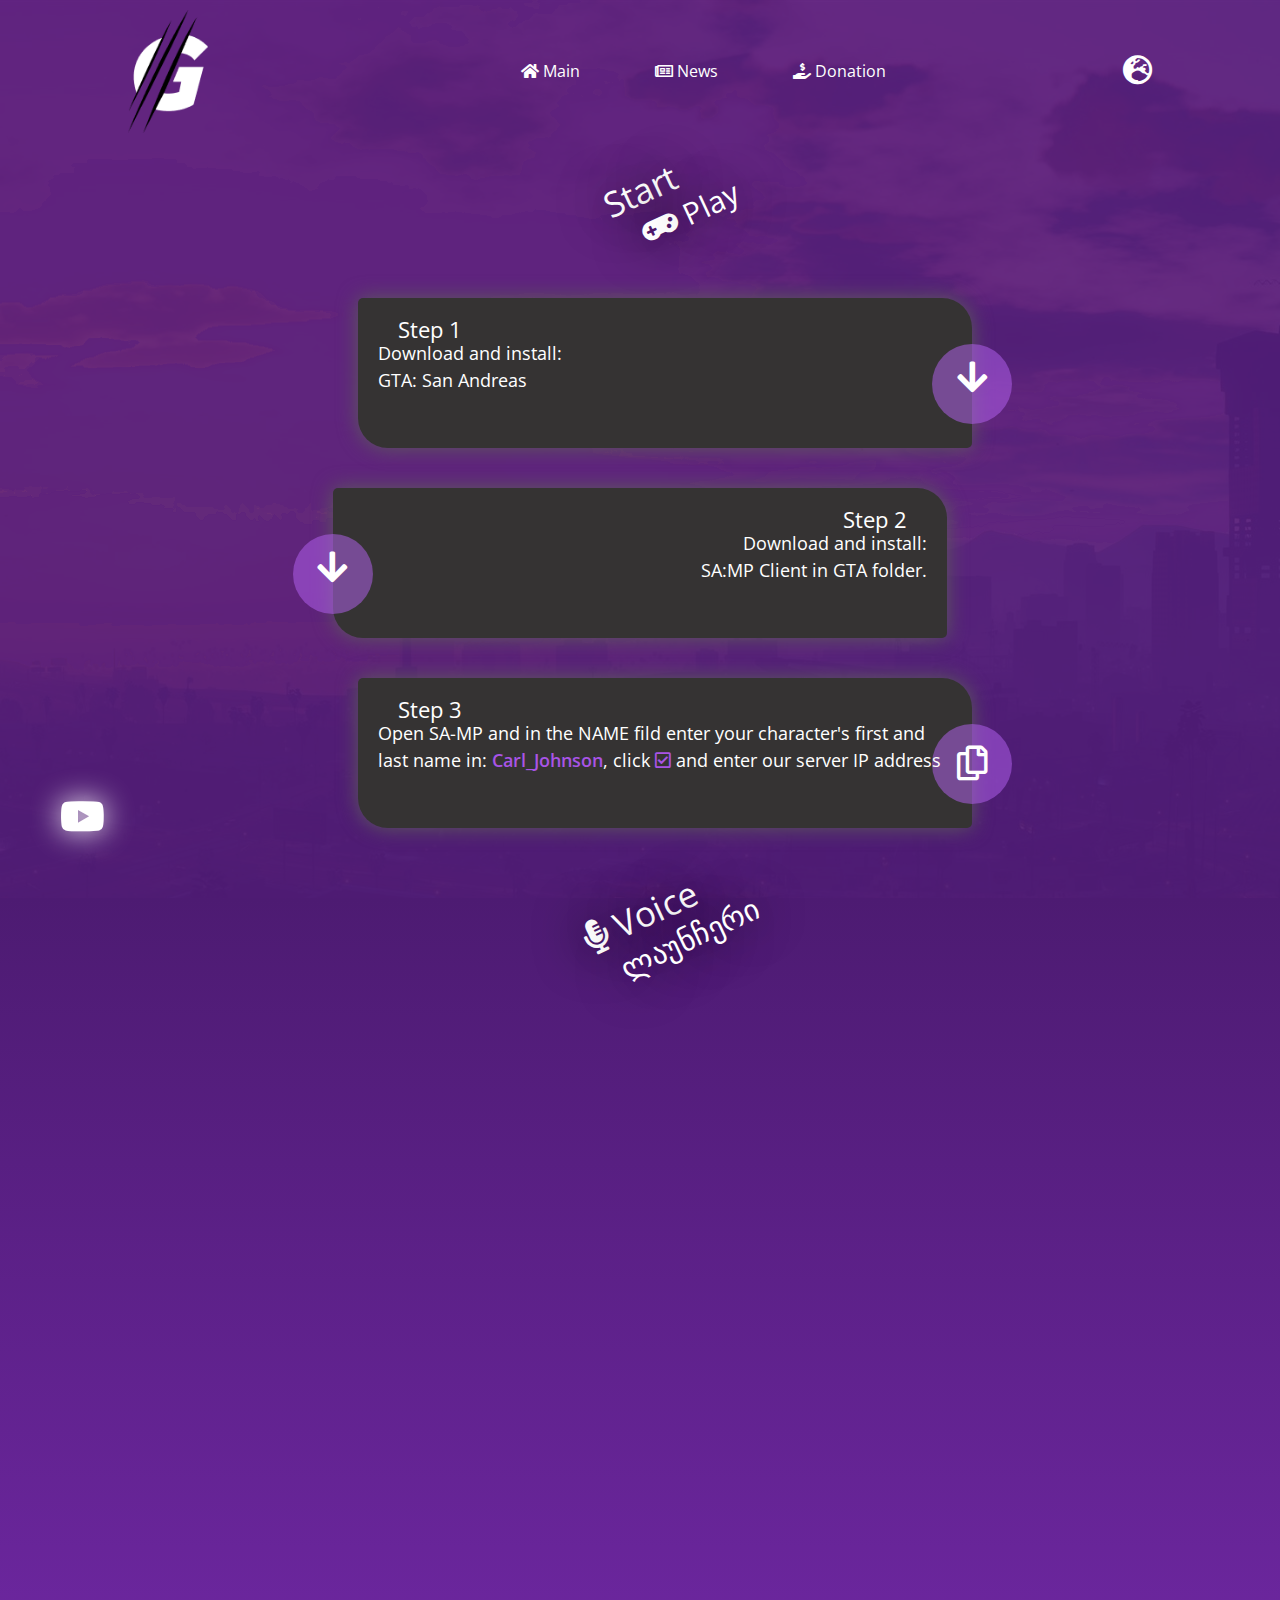
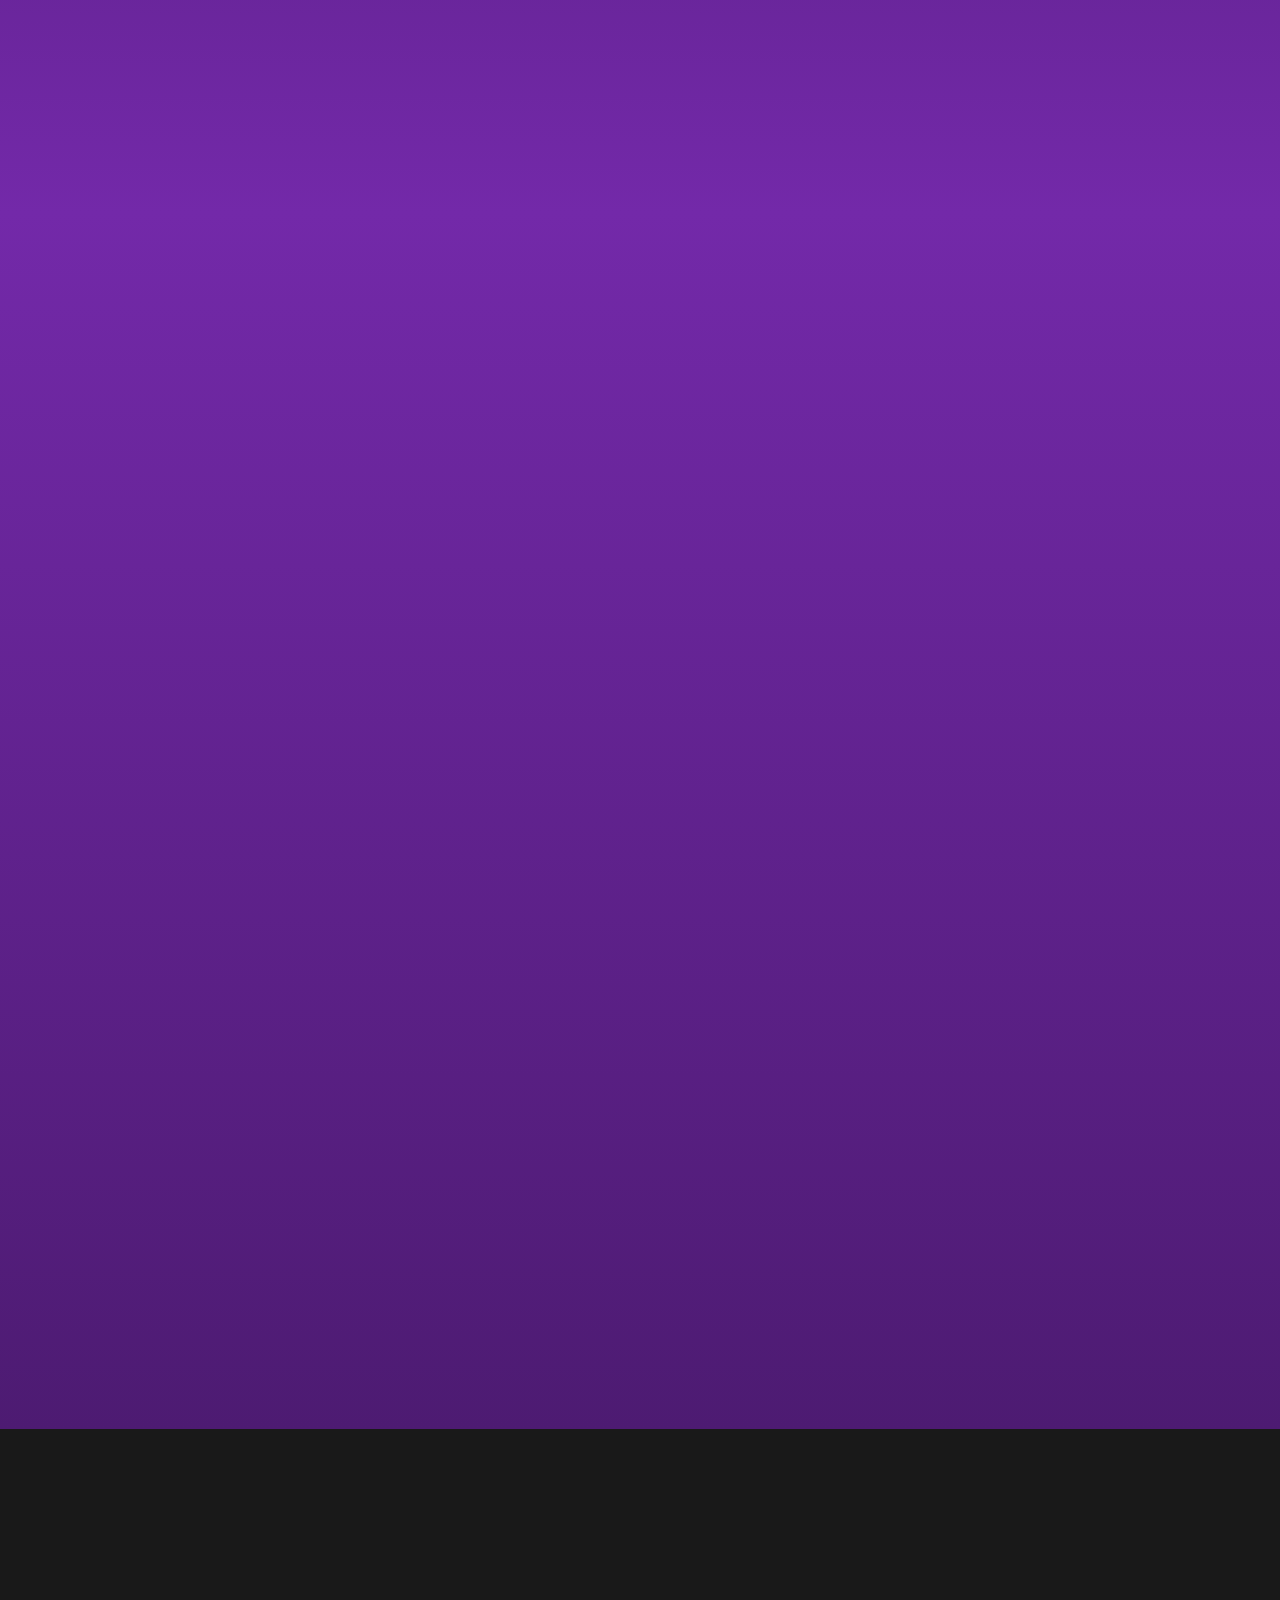
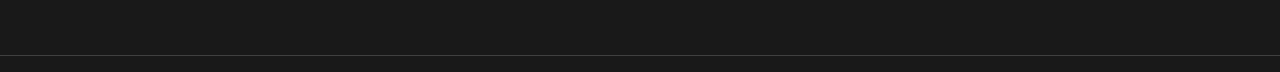
<file: pages/en/startPlay.html>
<!DOCTYPE html>
<html lang="en">
<head>
    <meta charset="UTF-8">
    <meta http-equiv="X-UA-Compatible" content="IE=edge">
    <meta name="viewport" content="width=device-width, initial-scale=1.0">
    <link rel="stylesheet" href="../../css/style.css">
    <link rel="stylesheet" href="../../css/responsive.css">
    <link rel="icon" href="../../img/logos/WebLogo.png" type="image/gif">
    <title>Genuine Role Play | Start Play</title>
</head>
<body>
    <button id="up-btn"><i class="fa fa-chevron-circle-up"></i></button>
    <div class="langModal" id="langModal">
        <div class="langContent">
            <ul>
                <li><a href="../ka/startPlay.html"><img src="../../img/other/Geo.png" alt="georgian-flag"> Georgian</a></li>
                <li><a href="startPlay.html"><img src="../../img/other/Eng.png" alt="english-flag"> English</a></li>
            </ul>
        </div>
    </div>

    <div class="gtaTutModal" id="gtaTutModal">
        <div class="gtaTutContent">
            <iframe width="100%" height="340" src="https://www.youtube.com/embed/52UyV68dFZ4" title="YouTube video player" frameborder="0" allow="accelerometer; autoplay; clipboard-write; encrypted-media; gyroscope; picture-in-picture" allowfullscreen></iframe>
        </div>
    </div>

    <div class="voiceTutModal" id="voiceTutModal">
        <div class="voiceTutContent">
            <iframe width="100%" height="340" src="https://www.youtube.com/embed/52UyV68dFZ4" title="YouTube video player" frameborder="0" allow="accelerometer; autoplay; clipboard-write; encrypted-media; gyroscope; picture-in-picture" allowfullscreen></iframe>
        </div>
    </div>

    <div class="servTutModal" id="servTutModal">
        <div class="servTutContent">
            <iframe width="100%" height="340" src="https://www.youtube.com/embed/52UyV68dFZ4" title="YouTube video player" frameborder="0" allow="accelerometer; autoplay; clipboard-write; encrypted-media; gyroscope; picture-in-picture" allowfullscreen></iframe>
        </div>
    </div>

    <div class="tutorialModal" id="tutorialModal">
        <div class="tutorialContent">
            <div class="row">
                <div class="col"><span>GTA + SA:MP</span></div>
                <div class="col"><span>Voice Launcher</span></div>
                <div class="col"><span>Server Launcher</span></div>
            </div>
        </div>
    </div>

    <button class="tutorials" id="tutorials"><i class="fab fa-youtube"></i></button>
    <section class="startPlay-section">
        <header>
            <div class="mobHeader" id="mobHeader">
                <div class="mobHeader-top">
                    <a href="index.html"><img src="../../img/logos/FullLogo.png" alt="genuine-rp-logo"></a>
                    <button class="mobHeader-hide" id="mobHeaderHide"><i class="fas fa-times"></i></button>     
                </div>
                <div class="mobNav">
                    <ul>
                        <li><a href="index.html"><i class="fas fa-home"></i> Main</a></li>
                        <li><a href="news.html"><i class="far fa-newspaper"></i> News</a></li>
                        <li><a href="donation.html"><i class="fas fa-hand-holding-usd"></i> Donation</a></li>
                        <li><a href="pages/cabinet.html"><i class="far fa-user-circle"></i> Personal Area</a></li>
                    </ul>
                </div>
            </div>
            <div class="container">
                <div class="topline">
                    <a href="index.html"><img src="../../img/logos/Logo.png" alt="genuine-rp-logo"></a>
                    <nav>
                        <ul>
                            <li><a href="index.html"><i class="fas fa-home"></i> Main</a></li>
                            <li><a href="news.html"><i class="far fa-newspaper"></i> News</a></li>
                            <li><a href="donation.html"><i class="fas fa-hand-holding-usd"></i> Donation</a></li>
                        </ul>
                    </nav>
                    <button class="burger-icon" id="mobHeaderShow"><i class="fas fa-stream"></i></button>
                    <button class="langBtn" id="langModalShow"><i class="fas fa-globe-europe"></i></button>
                </div>
            </div>
        </header>
        
        <div class="startPlay-content">
            <div class="container">
                <!-- <div class="startPlay-top">
                    <span>თამაშს დაწყება</span>
                </div> -->
                <div style="padding-top: 40px;" class="section-title hidden">
                    <span>Start</span>
                    <span><i class="fas fa-gamepad"></i> Play</span>
                </div>
                <div class="startPlay-main">
                    <img src="../../img/persons/Kiss.png" alt="gta-person">
                    <div class="startPlay-items">
                        <div class="startPlay-item">
                            <span>Step 1</span>
                            <p>Download and install:</p> 
                            <p>GTA: San Andreas</p>
                            <a href="http://download2260.mediafire.com/vbcqd5rnfbyg/foa8jv8f5bd9ej8/%5Bmysamp.do.am%5D+GTA+-+Hot+Coffee.rar"><i class="fas fa-arrow-down"></i></a>
                        </div>
                        <div class="startPlay-item">
                            <span>Step 2</span>
                            <p>Download and install:</p>
                            <p>SA:MP Client in GTA folder.</p>
                            <a href="https://www.sa-mp.com/"><i class="fas fa-arrow-down"></i></a>
                        </div>
                        <div class="startPlay-item">
                            <span>Step 3</span>
                            <p>Open SA-MP and in the NAME fild enter your character's first and last name in: <small style="color: #a954e6; font-weight: 600;">Carl_Johnson</small>, click <i style="color: #a954e6;" class="far fa-check-square"></i> and enter our server IP address</p>
                            <button id="cbutton"><i class="far fa-copy"></i></button>
                            <span id="serverIP" style="display: none;">62.122.214.182:7777</span>
                        </div>
                    </div>
                </div>
            </div>
        </div>

        <section class="voice-section">
            <div class="container">
                <div class="section-title hidden">
                    <span><i class="fas fa-microphone-alt"></i> Voice</span>
                    <span>ლაუნჩერი</span>
                </div>
                <div class="voice-content">
                    <div class="voice-main hidden">
                        <span>სერვერზე უკვე შეგიძლიათ ისიამოვნოთ</span>
                        <span style="font-size: 40px;">ხმოვანი ჩათით!</span>
                        <p>ამისათვის დაგჭირდებათ ჩაიწეროთ voice ლაუნჩერი და დააინსტალიროთ იგი თქვენს GTA ფოლდერში.</p>
                        <div class="voiceDw">
                            <button class="voiceBtn"><i class="fas fa-download"></i> Voice ლაუნჩერის გადმოწერა</button>
                            <div class="platform">
                                <small>მხარდაჭერილი პლატფორმები</small>
                                <i class="fab fa-windows"></i>
                            </div>
                        </div>
                    </div>
                    <img class="hidden" src="../../img/persons/Voice.png" alt="gta-person">
                </div>
            </div>
        </section>

        <section class="launcher-section">
            <div class="container">
                <div class="section-title hidden">
                    <span><i style="font-size:28px; " class="fas fa-desktop"></i> Server</span>
                    <span>ლაუნჩერი</span>
                </div>
                <div class="launcher-main">
                    <div class="launcher-msg hidden">
                        <span>დაიწყე თამაში</span>
                        <span>ჩვენი ლაუნჩერით!!!</span>
                        <p>SA:MP-ის თამაში არასდროს ყოფილა ასეთი მარტივი და სასიამოვნო. ჩამოტვირთეთ ლაუნჩერი, მიუთითეთ თქვენი სახელი და დაიწყეთ თამაში.</p>
                        <div class="voiceDw">
                            <button class="voiceBtn"><i class="fas fa-download"></i> Server ლაუნჩერის გადმოწერა</button>
                            <div class="platform platform2">
                                <small>მხარდაჭერილი პლატფორმები</small>
                                <i class="fab fa-windows"></i>
                            </div>
                        </div>
                    </div>
                    <img class="grp-launcher hidden" src="../../img/other/Launcher.png" alt="grp-launcher">
                </div>
                <div class="launcher-change hidden">
                    <span>ლაუნჩერის პრივილეგიები</span>
                    <ul class="whyLauncher">
                        <li><p>სიმარტივე (თქვენ არ მოგიწევთ ცალ-ცალკე ჩაიწეროთ GTA, SA:MP და Voice launcher, რაც ბევრად კომფორტულის ხდის თამაშს)</p></li>
                        <li><p>დიზაინი (ჩვენი ლაუნჩერის დიზაინი ბევრად დახვეწილია ვიდრე უკვე მობეზრებული SA:MP-ის გამშვები)</p></li>
                        <li class="hide"><p>ვიზუალი (ლაუნჩერზე შეცვლილია უამრავი სკინი, მანქანა, ტექსტურა, ანიმაცია, რაც ბევრად სასიამოვნოს ხდის თამაშს)</p></li>
                    </ul>
                    <div class="img-comp-container">
                        <div class="img-comp-img">
                            <img src="../../img/other/before.jpg" width="375" height="250">
                        </div>
                        <div class="img-comp-img img-comp-overlay">
                            <img src="../../img/other/after.jpg" width="375" height="250">
                        </div>
                        <ul>
                            <li><p>ვიზუალი (ლაუნჩერზე შეცვლილია უამრავი სკინი, მანქანა, ტექსტურა, ანიმაცია, რაც ბევრად სასიამოვნოს ხდის თამაშს)</p></li>
                        </ul>
                    </div>
                </div>
            </div>
        </section>
    </section>

    <footer>
        <div class="container">
            <div class="footer-top hidden">
            <img src="../../img/logos/FullLogo.png" alt="genuine-rp-logo">
                <div class="social">
                    <ul>
                        <li><a href="https://www.facebook.com/groups/genuineroleplay/" target="_blank"><i class="fab fa-facebook"></i></a></li>
                        <li><a href="https://www.youtube.com/channel/UC59_8RowUpiWq81818VAZlw" target="_blank"><i class="fab fa-youtube"></i></a></li>
                        <li><a href="#"><i class="fab fa-discord" target="_blank"></i></a></li>
                    </ul>
                </div>
            </div>
            <div class="footer-middle hidden">
                <div class="middle-child">
                    <span>Business Contact</span>
                    <p><i class="far fa-envelope"></i> info@example.com</p>
                </div>
                <div class="middle-child">
                    <span>Genuine Project</span>
                    <p>All rights reserved.</p>
                </div>
            </div>
            <div class="footer-bottom hidden">
                <small>G:RP © 2021</small>
            </div>
        </div>
    </footer>
    
    <script>
        let tutorialModal = document.getElementById("tutorialModal");
        let tutorialModalShow = document.getElementById("tutorials");

        tutorialModal.onclick = function () {
            tutorialModal.style.display = "none";
            tutorialModalShow.style.display = "block";
        }

        tutorialModalShow.onclick = function () {
            tutorialModal.style.display = "block";
            tutorialModalShow.style.display = "none";
        }
    </script>
    <script src="../../js/topUp.js"></script>
    <script src="../../js/mobHeader.js"></script>
    <script src="../../js/animateWhenScroll.js"></script>
    <script src="../../js/startPlay.js"></script>
</body>
</html>
</file>
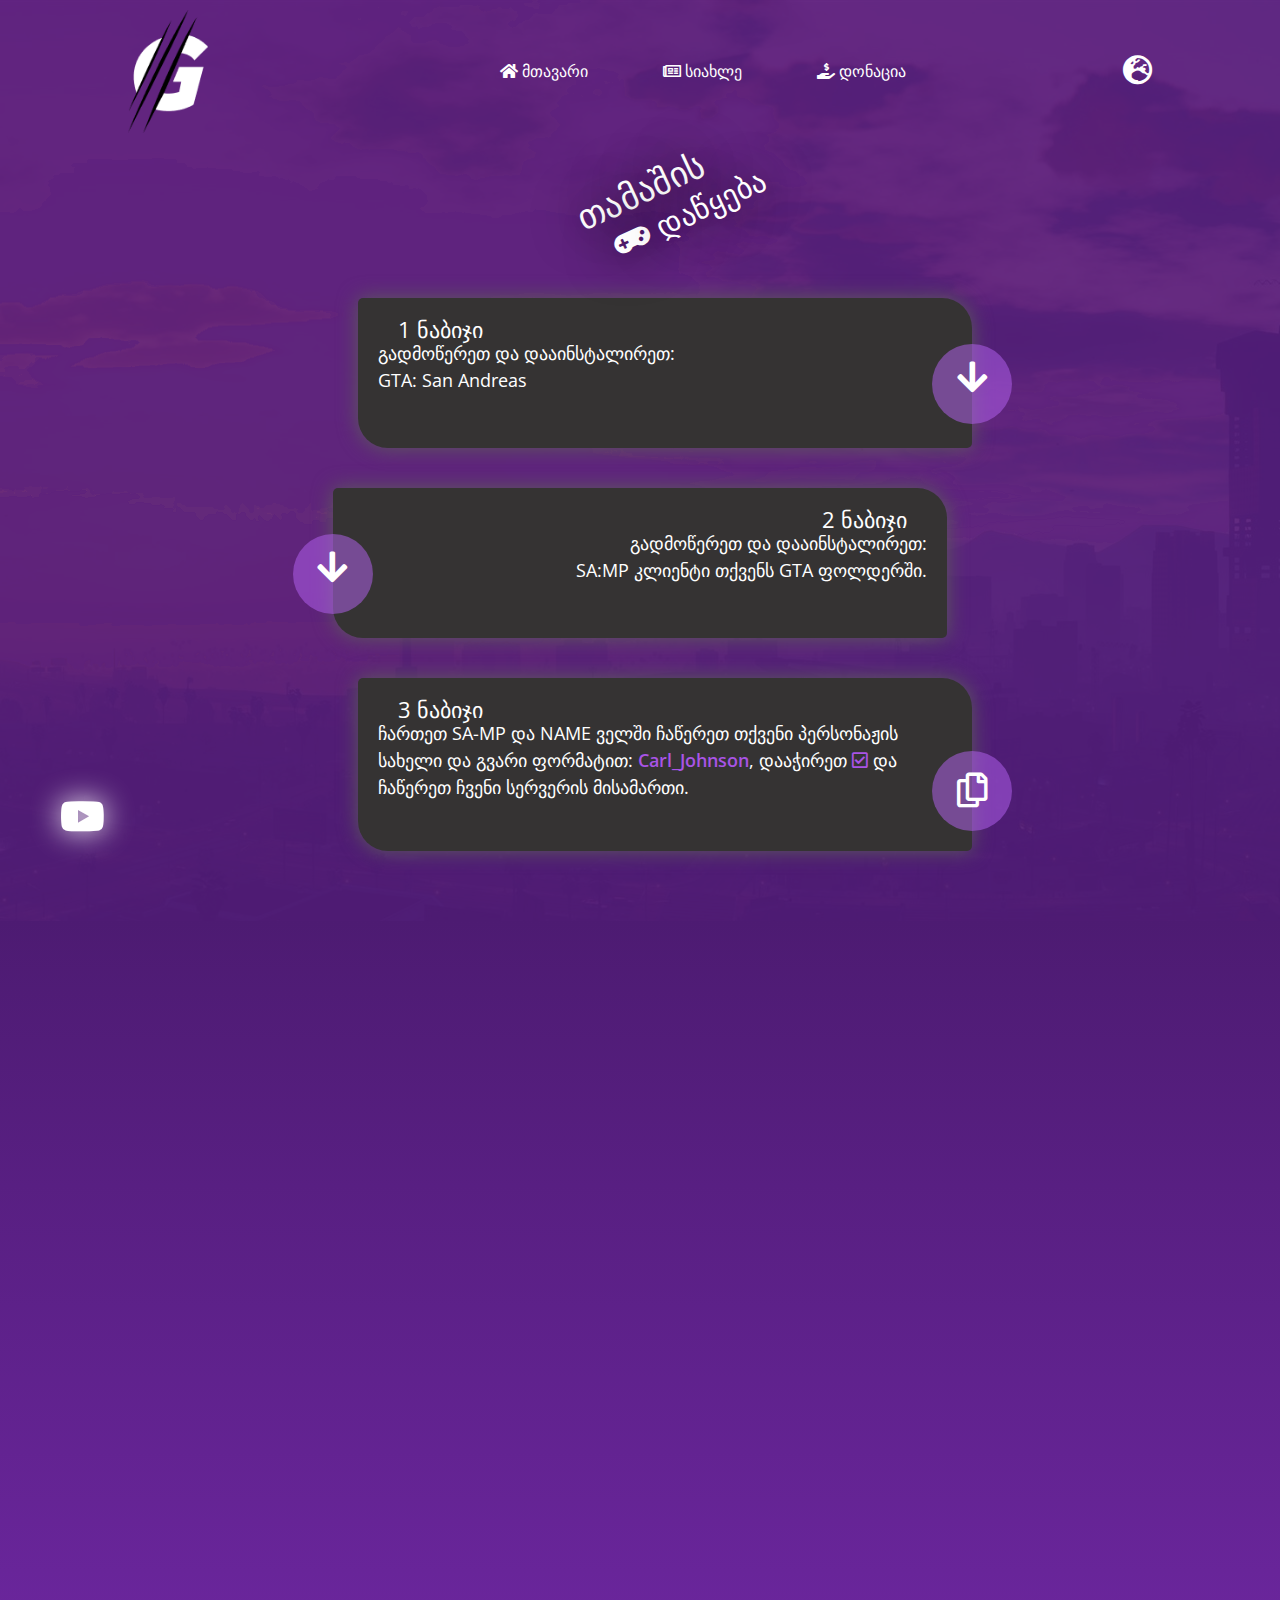
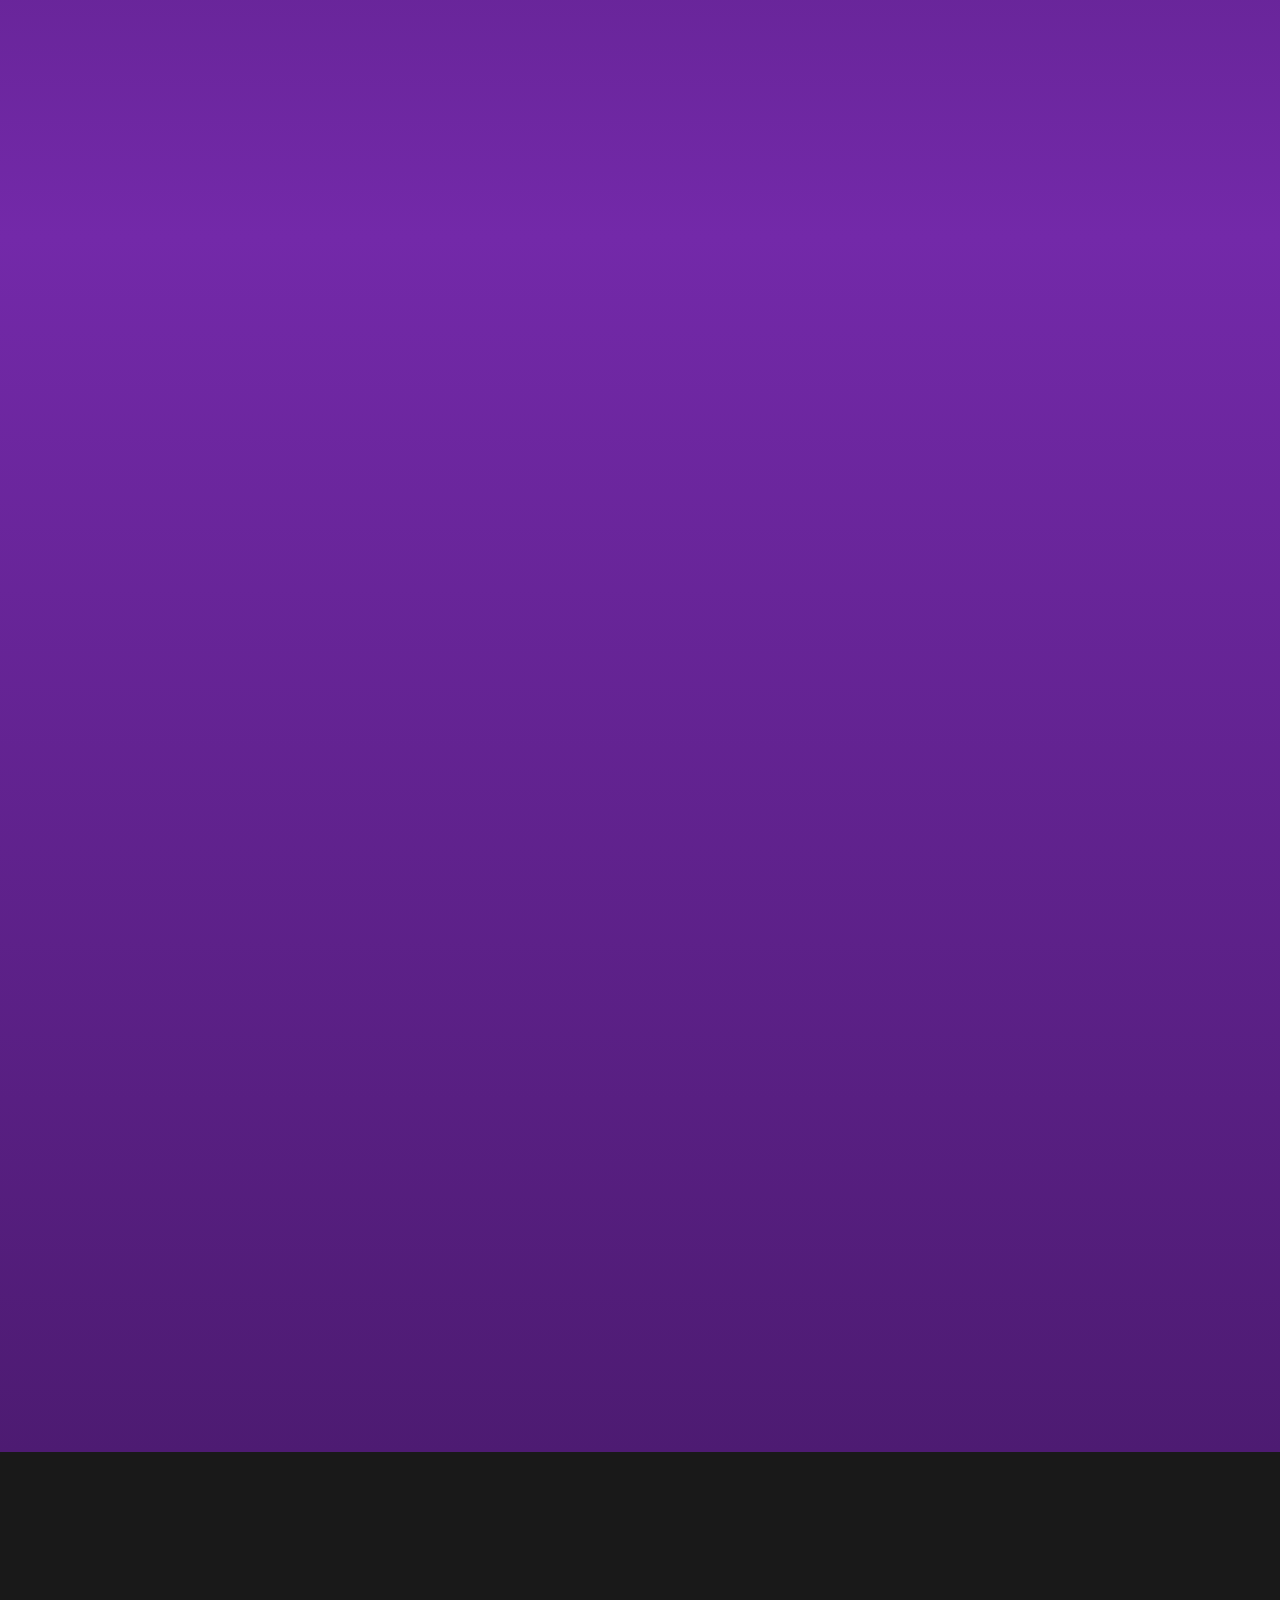
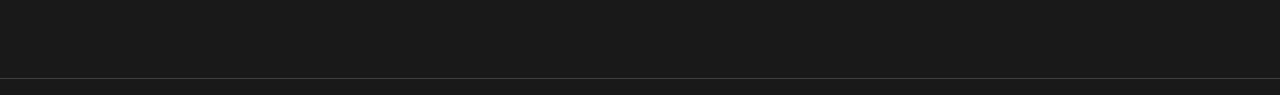
<file: pages/ka/startPlay.html>
<!DOCTYPE html>
<html lang="en">
<head>
    <meta charset="UTF-8">
    <meta http-equiv="X-UA-Compatible" content="IE=edge">
    <meta name="viewport" content="width=device-width, initial-scale=1.0">
    <link rel="stylesheet" href="../../css/style.css">
    <link rel="stylesheet" href="../../css/responsive.css">
    <link rel="icon" href="../../img/logos/WebLogo.png" type="image/gif">
    <title>Genuine Role Play | Start Play</title>
</head>
<body>
    <button id="up-btn"><i class="fa fa-chevron-circle-up"></i></button>
    <div class="langModal" id="langModal">
        <div class="langContent">
            <ul>
                <li><a href="startPlay.html"><img src="../../img/other/Geo.png" alt="georgian-flag"> Georgian</a></li>
                <li><a href="../en/startPlay.html"><img src="../../img/other/Eng.png" alt="english-flag"> English</a></li>
            </ul>
        </div>
    </div>

    <div class="gtaTutModal" id="gtaTutModal">
        <div class="gtaTutContent">
            <iframe width="100%" height="340" src="https://www.youtube.com/embed/52UyV68dFZ4" title="YouTube video player" frameborder="0" allow="accelerometer; autoplay; clipboard-write; encrypted-media; gyroscope; picture-in-picture" allowfullscreen></iframe>
        </div>
    </div>

    <div class="voiceTutModal" id="voiceTutModal">
        <div class="voiceTutContent">
            <iframe width="100%" height="340" src="https://www.youtube.com/embed/52UyV68dFZ4" title="YouTube video player" frameborder="0" allow="accelerometer; autoplay; clipboard-write; encrypted-media; gyroscope; picture-in-picture" allowfullscreen></iframe>
        </div>
    </div>

    <div class="servTutModal" id="servTutModal">
        <div class="servTutContent">
            <iframe width="100%" height="340" src="https://www.youtube.com/embed/52UyV68dFZ4" title="YouTube video player" frameborder="0" allow="accelerometer; autoplay; clipboard-write; encrypted-media; gyroscope; picture-in-picture" allowfullscreen></iframe>
        </div>
    </div>

    <div class="tutorialModal" id="tutorialModal">
        <div class="tutorialContent">
            <div class="row">
                <div class="col">
                    <button id="gtaTut">
                        <span>GTA + SA:MP</span>
                        <small>ინსტალაცია</small>
                    </button>
                </div>
                <div class="col">
                    <button id="voiceTut">
                        <span>Voice Launcher</span>
                        <small>ინსტალაცია</small>
                    </button>
                </div>
                <div class="col">
                    <button id="servTut">
                        <span>Server Launcher</span>
                        <small>ინსტალაცია</small>
                    </button>
                </div>
            </div>
        </div>
    </div>

    <button class="tutorials" id="tutorials"><i class="fab fa-youtube"></i></button>
    <section class="startPlay-section">
        <header>
            <div class="mobHeader" id="mobHeader">
                <div class="mobHeader-top">
                    <a href="../../index.html"><img src="../../img/logos/FullLogo.png" alt="genuine-rp-logo"></a>
                    <button class="mobHeader-hide" id="mobHeaderHide"><i class="fas fa-times"></i></button>     
                </div>
                <div class="mobNav">
                    <ul>
                        <li><a href="../../index.html"><i class="fas fa-home"></i> მთავარი</a></li>
                        <li><a href="news.html"><i class="far fa-newspaper"></i> სიახლე</a></li>
                        <li><a href="donation.html"><i class="fas fa-hand-holding-usd"></i> დონაცია</a></li>
                        <li><a href="pages/cabinet.html"><i class="far fa-user-circle"></i> პირადი კაბინეტი</a></li>
                    </ul>
                </div>
            </div>
            <div class="container">
                <div class="topline">
                    <a href="../../index.html"><img src="../../img/logos/Logo.png" alt="genuine-rp-logo"></a>
                    <nav>
                        <ul>
                            <li><a href="../../index.html"><i class="fas fa-home"></i> მთავარი</a></li>
                            <li><a href="news.html"><i class="far fa-newspaper"></i> სიახლე</a></li>
                            <li><a href="donation.html"><i class="fas fa-hand-holding-usd"></i> დონაცია</a></li>
                        </ul>
                    </nav>
                    <button class="burger-icon" id="mobHeaderShow"><i class="fas fa-stream"></i></button>
                    <button class="langBtn" id="langModalShow"><i class="fas fa-globe-europe"></i></button>
                </div>
            </div>
        </header>
        
        <div class="startPlay-content">
            <div class="container">
                <!-- <div class="startPlay-top">
                    <span>თამაშს დაწყება</span>
                </div> -->
                <div style="padding-top: 40px;" class="section-title hidden">
                    <span>თამაშის</span>
                    <span><i class="fas fa-gamepad"></i> დაწყება</span>
                </div>
                <div class="startPlay-main">
                    <img src="../../img/persons/Kiss.png" alt="gta-person">
                    <div class="startPlay-items">
                        <div class="startPlay-item">
                            <span>1 ნაბიჯი</span>
                            <p>გადმოწერეთ და დააინსტალირეთ:</p> 
                            <p>GTA: San Andreas</p>
                            <a><i class="fas fa-arrow-down"></i></a>
                        </div>
                        <div class="startPlay-item">
                            <span>2 ნაბიჯი</span>
                            <p>გადმოწერეთ და დააინსტალირეთ:</p>
                            <p>SA:MP კლიენტი თქვენს GTA ფოლდერში.</p>
                            <a><i class="fas fa-arrow-down"></i></a>
                        </div>
                        <div class="startPlay-item">
                            <span>3 ნაბიჯი</span>
                            <p>ჩართეთ SA-MP და NAME ველში ჩაწერეთ თქვენი პერსონაჟის სახელი და გვარი ფორმატით: <small style="color: #a954e6; font-weight: 600;">Carl_Johnson</small>, დააჭირეთ <i style="color: #a954e6;" class="far fa-check-square"></i> და ჩაწერეთ ჩვენი სერვერის მისამართი.</p>
                            <button id="cbutton"><i class="far fa-copy"></i></button>
                            <span id="serverIP" style="display: none;">62.122.214.182:7777</span>
                        </div>
                    </div>
                </div>
            </div>
        </div>

        <section class="voice-section">
            <div class="container">
                <div class="section-title hidden">
                    <span><i class="fas fa-microphone-alt"></i> Voice</span>
                    <span>ლაუნჩერი</span>
                </div>
                <div class="voice-content">
                    <div class="voice-main hidden">
                        <span>სერვერზე უკვე შეგიძლიათ ისიამოვნოთ</span>
                        <span style="font-size: 40px;">ხმოვანი ჩათით!</span>
                        <p>ამისათვის დაგჭირდებათ ჩაიწეროთ voice ლაუნჩერი და დააინსტალიროთ იგი თქვენს GTA ფოლდერში.</p>
                        <div class="voiceDw">
                            <button class="voiceBtn"><i class="fas fa-download"></i> Voice ლაუნჩერის გადმოწერა</button>
                            <div class="platform">
                                <small>მხარდაჭერილი პლატფორმები</small>
                                <i class="fab fa-windows"></i>
                            </div>
                        </div>
                    </div>
                    <img class="hidden" src="../../img/persons/Voice.png" alt="gta-person">
                </div>
            </div>
        </section>

        <section class="launcher-section">
            <div class="container">
                <div class="section-title hidden">
                    <span><i style="font-size:28px; " class="fas fa-desktop"></i> Server</span>
                    <span>ლაუნჩერი</span>
                </div>
                <div class="launcher-main">
                    <div class="launcher-msg hidden">
                        <span>დაიწყე თამაში</span>
                        <span>ჩვენი ლაუნჩერით!!!</span>
                        <p>SA:MP-ის თამაში არასდროს ყოფილა ასეთი მარტივი და სასიამოვნო. ჩამოტვირთეთ ლაუნჩერი, მიუთითეთ თქვენი სახელი და დაიწყეთ თამაში.</p>
                        <div class="voiceDw">
                            <button class="voiceBtn"><i class="fas fa-download"></i> Server ლაუნჩერის გადმოწერა</button>
                            <div class="platform platform2">
                                <small>მხარდაჭერილი პლატფორმები</small>
                                <i class="fab fa-windows"></i>
                            </div>
                        </div>
                    </div>
                    <img class="grp-launcher hidden" src="../../img/other/Launcher.png" alt="grp-launcher">
                </div>
                <div class="launcher-change hidden">
                    <span>ლაუნჩერის პრივილეგიები</span>
                    <ul class="whyLauncher">
                        <li><p>სიმარტივე (თქვენ არ მოგიწევთ ცალ-ცალკე ჩაიწეროთ GTA, SA:MP და Voice launcher, რაც ბევრად კომფორტულის ხდის თამაშს)</p></li>
                        <li><p>დიზაინი (ჩვენი ლაუნჩერის დიზაინი ბევრად დახვეწილია ვიდრე უკვე მობეზრებული SA:MP-ის გამშვები)</p></li>
                        <li class="hide"><p>ვიზუალი (ლაუნჩერზე შეცვლილია უამრავი სკინი, მანქანა, ტექსტურა, ანიმაცია, რაც ბევრად სასიამოვნოს ხდის თამაშს)</p></li>
                    </ul>
                    <div class="img-comp-container">
                        <div class="img-comp-img">
                            <img src="../../img/other/before.jpg" width="375" height="250">
                        </div>
                        <div class="img-comp-img img-comp-overlay">
                            <img src="../../img/other/after.jpg" width="375" height="250">
                        </div>
                        <ul>
                            <li><p>ვიზუალი (ლაუნჩერზე შეცვლილია უამრავი სკინი, მანქანა, ტექსტურა, ანიმაცია, რაც ბევრად სასიამოვნოს ხდის თამაშს)</p></li>
                        </ul>
                    </div>
                </div>
            </div>
        </section>
    </section>

    <footer>
        <div class="container">
            <div class="footer-top hidden">
            <img src="../../img/logos/FullLogo.png" alt="genuine-rp-logo">
                <div class="social">
                    <ul>
                        <li><a href="https://www.facebook.com/groups/genuineroleplay/" target="_blank"><i class="fab fa-facebook"></i></a></li>
                        <li><a href="https://www.youtube.com/channel/UC59_8RowUpiWq81818VAZlw" target="_blank"><i class="fab fa-youtube"></i></a></li>
                        <li><a href="#" target="_blank"><i class="fab fa-discord"></i></a></li>
                    </ul>
                </div>
            </div>
            <div class="footer-middle hidden">
                <div class="middle-child">
                    <span>ბიზნეს შემოთავაზება</span>
                    <p><i class="far fa-envelope"></i> info@example.com</p>
                </div>
                <div class="middle-child">
                    <span>Genuine Project</span>
                    <p>All rights reserved.</p>
                </div>
            </div>
            <div class="footer-bottom hidden">
                <small>G:RP © 2021</small>
            </div>
        </div>
    </footer>
    
    <script>
        let tutorialModal = document.getElementById("tutorialModal");
        let tutorialModalShow = document.getElementById("tutorials");

        tutorialModal.onclick = function () {
            tutorialModal.style.display = "none";
            tutorialModalShow.style.display = "block";
        }

        tutorialModalShow.onclick = function () {
            tutorialModal.style.display = "block";
            tutorialModalShow.style.display = "none";
        }
    </script>
    <script src="../../js/topUp.js"></script>
    <script src="../../js/mobHeader.js"></script>
    <script src="../../js/animateWhenScroll.js"></script>
    <script src="../../js/startPlay.js"></script>
</body>
</html>
</file>
<file: css/style.css>
/* By F1LI */

/* ---------- << imports >> ---------- */

@import url('https://fonts.googleapis.com/css2?family=Open+Sans:ital,wght@0,400;0,600;1,300&display=swap');
@import url('https://fonts.googleapis.com/css2?family=Source+Sans+Pro:ital,wght@1,300&display=swap');

@import url(reset.css);
@import url(animate.css);
@import url(all.min.css);

/* ---------- << main >> ---------- */

::selection {
    background-color: #a250ab7a;
}

html {
    scroll-behavior: smooth;
    font-family: 'Open Sans', sans-serif;
}

body {
    background-color: #191919;
}

.container {
    max-width: 1200px;
    width: 80%;
    margin: 0 auto;
}

#up-btn {
    position: fixed;
    cursor: pointer;
    right: 30px;
    bottom: 30px;
    background: transparent;
    border: 0;
    font-size: 30px;
    display: none;
    z-index: 1001;
    color: white;
    transition: 0.3s;
    padding: 20px;
    transition: 0.3s;
    animation: fadeIn 0.2s ease-in;
}

#up-btn:hover {
    font-size: 35px;
}

/* ---------- << header >> ---------- */

.first-content {
    background: url(../img/bg/mainBg.png) no-repeat;
    width: 100%;
    min-height: 1070px;
}

.topline {
    display: flex;
    justify-content: space-between;
    align-items: center;
    padding-top: 10px;
}

.topline img {
    width: 80px;
    animation: fadeIn 2s ease-in-out;
}

.topline nav ul {
    display: flex;
    animation: fadeInRight 1.5s ease-in-out;
}

.topline nav ul li {
    margin-left: 75px;
}

.topline nav ul li a {
    transition: 0.25s;
}

.topline nav ul li a:hover,
.lined {
    text-shadow: 0 0 10px white;
}

.langBtn {
    animation: fadeInLeft 1.5s ease-in-out;
    background: transparent;
    color: white;
    border: none;
    font-size: 30px;
    transition: 0.25s;
}

.langBtn:hover {
    text-shadow: 0 2px 20px white;
}

/*  */

.langModal {
    width: 100%;
    height: 100%;
    position: fixed;
    background-color: #000000b3;
    z-index: 200;
    display: none;
}

.langContent {
    background-color: white;
    margin: 0 auto;
    max-width: 250px;
    margin-top: 300px;
    animation: fadeInDown 0.3s ease-in-out;
}

.langContent ul li {
    font-size: 20px;
    font-weight: 600;
    padding: 20px;
    transition: 0.25s;
    cursor: pointer;
}

.langContent ul li:hover {
    background-color: #00000029;
}

.langContent ul li a {
    color: black;
    width: 100%;
}

.langContent ul li a img {
    width: 30px;
    box-shadow: 0 0 1px black;
    height: 20.03px;
    margin-right: 10px;
}

/*  */

.tutorials {
    background-color: transparent;
    border: none;
    color: white;
    font-size: 40px;
    position: fixed;
    bottom: 60px;
    left: 60px;
    text-shadow: 0 0 30px white;
    animation: tutorialAnim 4s infinite;
}

.tutorialModal {
    width: 100%;
    height: 100%;
    position: fixed;
    background-color: #000000b3;
    z-index: 200;
    display: none;
}

.tutorialContent {
    background-color: white;
    margin: 0 auto;
    max-width: 500px;
    margin-top: 300px;
    animation: fadeInDown 0.3s ease-in-out;
    padding: 20px;
}

.row {
    display: flex;
    justify-content: space-between;
}

.col button {
    text-align: center;
    background-color: transparent;
    border: none;
    transition: 0.3s;
}

.col button:hover {
    color: purple;
}

.col span {
    font-weight: 600;
}

@keyframes tutorialAnim {
    0% {
        color: rgb(183, 98, 190);
        transform: rotateZ(0deg);
    }
    25% {
        transform: rotateZ(30deg);
    }
    50% {
        color: white;
        transform: rotateZ(-70deg);
        transform: scale(1.20);
    }
    75% {
        transform: rotateZ(180deg);
    }
    100% {
        color: rgb(183, 98, 190);
        transform: rotateZ(0deg);
    }
}

/*  */

.cabinetBtn {
    padding: 12px 30px;
    background-color: rgb(53, 51, 51);
    color: white;
    border: none;
    border-radius: 0 20px;;
    transition: 0.3s;
    animation: fadeInLeft 1.5s ease-in-out;
}

.cabinetBtn:hover {
    box-shadow: 0 20px 40px #ed4aff7a;
    text-decoration: none;
    color: #fff;
    text-shadow: 0 2px 20px white;
}

.burger-icon {
    display: none;
    font-size: 40px;    
    background-color: transparent;
    border: none;
}

.mobHeader {
    position: fixed;
    width: 100%;
    height: 100%;
    background-color: rgb(53, 51, 51);
    z-index: 100;
    display: none;
    animation: fadeInRight 0.3s ease-in;
}

.mobHeader-top {
    display: flex;
    align-items: center;
    justify-content: center;
    padding-top: 30px;
    position: relative;
}

.mobHeader img {
    width: 200px;
}

.mobNav ul {
    width: 100%;
    display: flex;
    flex-direction: column;
    /* align-items: center; */
    justify-content: center;
}

.mobNav ul li {
    color: white;
    width: 100%;
    text-align: center;
    padding: 40px 20px;
}

.mobHeader-hide {
    color: white;
    font-size: 35px;
    margin-top: 20px;
    margin-left: 20px;
    background-color: transparent;
    border: none;
    right: 11%;
    top: 30px;
    position: absolute;
}

/* ---------- << sections title >> ---------- */

.section-title {
    color: white;
    font-size: 35px;
    display: flex;
    flex-direction: column;
    justify-content: center;
    align-items: center;
}

.section-title span {
    transform: rotateZ(-25deg);
    text-shadow: 0 0 50px black;
}

.section-title span:nth-child(2) {
    font-size: 30px;
    margin-left: 100px;
    margin-top: -10px;
}

/* ---------- << first-content-section >> ---------- */

.main-content {
    position: relative;
    animation: fadeIn 2s ease-in-out;
}

.person {
    position: absolute;
    width: 600px;
    right: 150px;
}

.for-msg figure {
    overflow: hidden;
}

.msg {
    top: 170px;
    left: 200px;
    z-index: 100;
    position: absolute;
    animation: fadeIn 1.5s;
}

.msg span {
    color: white;
    text-shadow: 0 0 50px rgb(0 0 0) !important;
    font-size: 50px;
}

.msg span:nth-child(1) {
    margin-left: 55px;
}

.msg span:nth-child(2) {
    color: #ba5cff;
    margin-left: 20px;
    font-size: 55px;
}

.dots {
    position: absolute;
    left: 300px;
    top: 350px;
}

.dot {
    background: 0 0;
    color: inherit;
    border: none;
    padding: 0 !important;
    font: inherit;
    display: inline-block;
    width: 16px;
    margin-left: 40px;
    height: 16px;
    background: transparent;
    box-shadow: inset 0 0 0 2px #fff;
    border-radius: 50%;
    transition: all 0.2s easy-in-out;
    -webkit-transition: all 0.2s ease-in-out;
    -moz-transition: all 0.2s ease-in-out;
}

.active {
    background: rgb(156, 39, 176);
    box-shadow: inset 0 0 0 2px rgb(156 39 176), 0 0 0 4px rgb(156 39 176), 4px 0 10px rgb(155 39 176 / 61%);
}

.gameBtn {
    display: flex;
    align-items: center;
    max-width: 270px;
    line-height: 1.3;
    position: absolute;
    top: 430px;
    left: 320px;
}

.gameBtn:hover > .for-img > .play-game{
    transform: rotateZ(360deg);
}

.play-game:hover {
    transform: rotateZ(360deg);
}

.for-img {
    box-shadow: 0 0 30px #ffffff9c;
    width: 70px;
    border-radius: 50%;
    animation: playBtnImg 2s infinite;
}

.play-game {
    width: 70px;
    transition: all 0.6s ease-in-out;
}

.for-game-msg {
    text-align: center;
    padding: 20px;
    animation: playBtnText 1.5s infinite;
}

.for-game-msg span {
    font-size: 18px;
}

/* ---------- << whyUs-section >> ---------- */

.whyUs-section {
    width: 100%;
    background: linear-gradient(#6f2494, #3b3a46);
    margin-top: -1px;
}

.whyUs-items {
    width: 100%;
    display: flex;
    flex-wrap: wrap;
    justify-content: space-between;
    padding: 100px 0;
}

.whyUs-item {
    color: white;
    width: 245px;
    background-color: rgb(53, 51, 51);
    text-align: center;
    padding: 20px;
    border-radius: 5px 30px;
    box-shadow: 0 0 20px rgb(92, 91, 91);
    transition: 0.3s;
    cursor: pointer;
    min-height: 303px;
    margin: 0 10px;
}

@keyframes fade-in {
    from {opacity: 0; transform: scale(.7,.7)}
    to {opacity: 1;}
}

.fade-in-element {
  animation: fade-in 1.4s;
}

.hidden {
    opacity: 0;
  }

.whyUs-item:hover {
    transform: translateY(-20px);
}

.whyUs-item i {
    font-size: 40px;
}

.whyUs-item span {
    font-size: 20px;
    padding: 15px 0;
}

.whyUs-item p {
    text-align: left;
    line-height: 1.5;
    padding: 0 10px 5px 10px;
    color: white;
}

/* tutorials */

.gtaTutModal,
.voiceTutModal,
.servTutModal {
    width: 100%;
    height: 100%;
    position: fixed;
    background-color: #000000b3;
    z-index: 200;
    display: none;
}

.gtaTutContent,
.voiceTutContent,
.servTutContent {
    background-color: #7824b0;
    border-radius: 0 15px;
    margin: 0 auto;
    max-width: 600px;
    margin-top: 250px;
    animation: fadeInDown 0.3s ease-in-out;
    padding: 30px;
}

/* ---------- << promo-section >> ---------- */

.promo-section {
    background: url(../img/bg/promoBg.png) no-repeat top;
    background-color: #343441;
    width: 100%;
    margin-top: -1px;
}

.promo-content {
    padding: 70px 0;
}

.promoModal {
    width: 100%;
    height: 100%;
    position: fixed;
    background-color: #000000b3;
    z-index: 200;
    display: none;
}

.promoContent {
    background-color: #7824b0;
    border-radius: 0 15px;
    margin: 0 auto;
    max-width: 600px;
    margin-top: 250px;
    animation: fadeInDown 0.3s ease-in-out;
    padding: 30px;
}

.ytLink {
    background-color: transparent;
    border: none;
    width: 672px;
    margin-left: 22%;
    display: flex;
    align-items: center;
    position: relative;
    padding: 50px;
    border-radius: 50px 0 50px 0;
    min-height: 220px;
    box-shadow: inset 0 0 0 10px #fff;
    transition: all 0.2s easy-in-out;
    -webkit-transition: all 0.2s ease-in-out;
    position: relative;
    top: 50px;
}

.ytLink:hover {
    box-shadow: inset 0 0 0 14px #fff;
}

.ytLink:hover > .ytLink-icon {
    transform: scale(0.9);
    text-shadow: 0 0 75px #ffffff80;
}

.ytLink img {
    position: absolute;
    width: 270px;
    left: 0;
}

.yt-msg {
    position: absolute;
    color: white;
    right: 30px;
    text-align: right;
    font-weight: 600;
}

.yt-msg small {
    font-size: 35px;
    line-height: 1;
    display: block;
}

.yt-msg small:nth-child(1) {
    font-size: 38px;
}

.yt-msg small:nth-child(2) {
    color: rgb(169 84 230);
    font-size: 55px;
    font-weight: 600;
}

.yt-msg small:nth-child(3) {
    line-height: 0.8;
}

.ytLink-icon {
    color: white;
    font-size: 85px;
    right: 0;
    left: 20px;
    position: absolute;
    transition: 0.2s;
}

.personKiss {
    float: right;
    width: 400px;
}

.promo-content ul {
    margin-top: 100px;
    list-style-type: disc;
    color: white;
    padding: 150px;
}

.promo-content p {
    color: white;
    font-size: 21px;
    line-height: 1.2;
}

.playInfo {
    margin-top: 300px;
}

/* ---------- << startPlay-section >> ---------- */

.startPlay-section {
    background: url(../img/bg/voiceBg.png) no-repeat;
    background-color: #4d1a72;
    width: 100%;
    min-height: 1080px;
}

.startPlay-top {
    width: 100%;
    color: white;
    font-size: 30px;
    padding-top: 20px;
    display: flex;
    justify-content: center;
    flex-direction: column;
    align-items: center;
    animation: fadeIn 1.5s ease-in-out;
}

.startPlay-top:after {
    content: '';
    display: block;
    width: 100px;
    height: 6px;
    border-radius: 5px;
    margin-top: 20px;
    background: rgb(53, 51, 51);
    animation: fadeIn 1.5s ease-in-out;
}

.startPlay-main {
    display: flex;
}

.startPlay-main img {
    width: 300px;
    animation: fadeIn 2s ease-in-out;
}

.startPlay-items {
    padding: 50px 0;
    display: flex;
    flex-wrap: wrap;
    flex-direction: column;
    align-items: center;
}

.startPlay-item {
    width: 60%;
    color: white;
    background-color: rgb(53, 51, 51);
    padding: 20px;
    border-radius: 5px 30px;
    box-shadow: 0 0 20px rgb(92, 91, 91);
    transition: 0.3s;
    cursor: pointer;
    margin: 20px 0;
    min-height: 150px;
    margin-left: 50px;
    animation: fadeInLeft 1s ease-in-out;
}

.startPlay-item:nth-child(2) {
    text-align: right;
    margin-right: 50px;
    animation: fadeInLeft 1.5s ease-in-out !important;
}

.startPlay-item:nth-child(3) {
    animation: fadeInLeft 2s ease-in-out;
}

.startPlay-item span {
    font-size: 22px;
    padding: 0 20px;
}

.startPlay-item p {
    font-size: 20px;
    text-align: left;
    font-size: 18px;
    line-height: 1.5;
}

.startPlay-item:nth-child(2) p {
    text-align: right;
}

.startPlay-item button,
.startPlay-item a {
    background-color: transparent;
    border: none;
    color: white;
    font-size: 35px;
    padding: 15px;
    border-radius: 50%;
    text-align: center;
    height: 80px;
    width: 80px;
    background: #b563f182;
    margin-right: -60px;
    margin-top: -50px;
    float: right;
    animation: playBtnImg 2s infinite;
}

.startPlay-item:hover {
    transform: translateX(-30px);
}

.startPlay-item:nth-child(2) a {
    float: left;
    margin-left: -60px;
}

/* ---------- << voice-section >> ---------- */

.voice-section {
    background: linear-gradient(#4d1b72, #7329a9);
    /* background: url(../img/bg/voiceBg.png) no-repeat center; */
    padding-bottom: 50px;
}

.voice-content {
    color: white;
    min-height: 810px;
    padding: 50px 0;
    display: flex;
    justify-content: center;
}

.voice-main {
    max-width: 600px;
    padding: 90px 0;
}

.voice-main span {
    font-size: 30px;
    text-shadow: 0 0 50px black;
    line-height: 1.2;
}

.voice-main p {
    font-size: 20px;
    padding: 40px 0;
    line-height: 1.2;
}

.voice-content img {
    width: 350px;
}

.voiceDw {
    margin: 50px;
    display: inline;
}

.platform {
    display: flex;
    align-items: center;
    justify-content: center;
    max-width: 200px;
    margin: 10px 80px;
}

.platform small {
    text-align: center;
    font-size: 15px;
}

.platform i {
    font-size: 30px;
    color: #ed4affba;
}

.voiceBtn {
    background-color: rgb(53, 51, 51);
    padding: 20px;
    border-radius: 25px 0;
    border: none;
    color: white;
    font-size: 18px;
    transition: 0.25s;
}

.voiceBtn:hover {
    box-shadow: 0 20px 40px #ed4aff7a;
    text-decoration: none;
    color: #fff;
    text-shadow: 0 2px 20px white;
}

.voiceBtn:active {
    transform: scale(0.9);
}

/* ---------- << launcher-section >> ---------- */

.launcher-section {
    background: linear-gradient(#7329a9, #4d1b72);
    padding-bottom: 50px;
}

.launcher-main {
    padding: 100px 0;
    display: flex;
    justify-content: center;
    align-items: center;
}

.grp-launcher {
    width: 500px;
    border-radius: 10px;
}

.launcher-msg {
    padding: 0 0 0 100px;
    color: white;
}

.launcher-msg span {
    text-shadow: 0 0 50px black;
    font-size: 30px;
    line-height: 1.2;
}

.launcher-msg span:nth-child(1) {
    font-size: 35px;
}

.launcher-msg p {
    padding: 40px 100px 50px 0;
    font-size: 18px;
    line-height: 1.2;
}

.launcher-change {
    width: 100%;
    padding: 0 100px 150px 100px;
    color: white;
    font-size: 28px;
    text-shadow: 0 0 50px black;
}

.whyLauncher {
    list-style-type: disc;
    font-size: 16px;
    padding: 20px;
}

.whyLauncher li p {
    line-height: 1.4;
}

/* ---------- << before/after >> ---------- */

.img-comp-container {
    position: relative;
    margin-top: 10px;
    height: 250px; /*should be the same height as the images*/
}

.img-comp-container ul {
    list-style-type: disc;
    padding: 0 70px 0 420px;
    font-size: 16px;
}

.img-comp-container ul li p {
    line-height: 1.4;
}

.img-comp-img {
    position: absolute;
    width: auto;
    height: auto;
    box-shadow: 0 0 40px black;
    overflow:hidden;
}
  
.img-comp-img img {
    display: block;
    /* vertical-align: middle; */
}
  
.img-comp-slider {
    position: absolute;
    z-index:9;
    cursor: ew-resize;
    /*set the appearance of the slider:*/
    width: 40px;
    height: 40px;
    background-color: #c221f3;
    opacity: 0.7;
    border-radius: 50%;
}

.hide {
    display: none;
}

/* ---------- << donation-section >> ---------- */

.donation-section {
    background: url(../img/bg/donationBg.png) no-repeat;
    background-color: #4b1d71;
    width: 100%;
    /* min-height: 2500px; */
}

.donation-main {
    color: white;
    padding: 70px 50px;
}

.donation-main ul {
    list-style-type: decimal;
    padding: 0 20px;
}

.donation-main span {
    font-size: 25px;
    line-height: 1.5;
}

.donation-main p {
    font-size: 16px;
    line-height: 1.5;
}

.donation-packs {
    width: 100%;
    display: flex;
    flex-wrap: wrap;
    justify-content: space-between;
    padding: 100px 0;
}

.donation-pack-item {
    color: white;
    width: 245px;
    background-color: rgb(53, 51, 51);
    text-align: center;
    padding: 20px;
    border-radius: 5px 30px;
    box-shadow: 0 0 20px rgb(92, 91, 91);
    transition: 0.3s;
    cursor: pointer;
    /* min-height: 303px; */
    margin: 0 10px;
}

.donation-pack-item span {
    font-size: 22px;
    font-weight: 600;
}

.donation-pack-item ul {
    text-align: left;
    font-size: 18px;
    padding: 20px 0 20px 20px;
    list-style-type: disc;
}

.donation-pack-item ul li p {
    line-height: 1.5;
}

/* ---------- << news-section >> ---------- */

.news-section {
    background: url(../img/bg/donationBg.png) no-repeat top;
    background-color: #4c1d73;
    width: 100%;
    margin-top: -1px;
}

.news-main {
    width: 100%;
    display: flex;
    flex-wrap: wrap;
    justify-content: space-between;
    padding: 100px 0;
}

.news-item {
    color: white;
    width: 245px;
    background-color: rgb(53, 51, 51);
    border-radius: 5px 30px;
    box-shadow: 0 0 20px rgb(39 39 39);
    transition: 0.3s;
    cursor: pointer;
    margin: 0 10px 50px 10px;
}

.news-item:hover {
    transform: translateY(-20px);
}

.news-item img {
    width: 100%;
    border-radius: 5px 25px;
    max-height: 166.47px;
}

.news-msg {
    padding: 20px;
}

.news-msg span {
    font-size: 20px;
    font-weight: 600;
}

.news-msg span::after {
    content: '';
    display: block;
    width: 41px;
    height: 5px;
    background-color: rgb(113, 36, 169);
    border-radius: 5px;
    margin: 10px 0;
}

.news-msg p {
    font-size: 16px;
    padding: 0 0 50px 0;
}

.news-msg small {
    color: rgb(146, 79, 195);
    font-weight: 600;
}

/* ---------- << cabinet-section >> ---------- */

.cabinet-section {
    background: url(../img/bg/startPlayBg.png) no-repeat;
    background-color: #4d1a72;
    width: 100%;
}

.cabinet-main {
    display: flex;
    justify-content: center;
}

.cabinet-main img {
    width: 617px;
    animation: fadeIn 1.5s ease-in-out;
}

.label {
    font-size: 22px;
    text-shadow: 2px 2px 5px black;
    margin: 25px 5px;
}

.autorisation {
    padding: 100px 0 100px 120px;
    padding-right: 0;
}

.autorisation form {
    color: white;
    display: flex;
    flex-direction: column;
    animation: fadeInLeft 1.5s ease-in-out; 
}

.input {
    border-radius: 0 30px;
    padding: 5px 20px;
    outline: none;
    border: none;
    box-shadow: 0px 2px 5px #191919;
    width: 310px;
    height: 40px;
}

.rememberPass {
    padding: 20px;
}

.rememberPass label {
    padding: 5px;
}

.logInBtn {
    max-width: 150px;
    color: white;
    border: none;
    border-radius: 5px 30px;
    padding: 5px 0;
    font-size: 15px;
    box-shadow: 0px 2px 5px #191919;
    background-color: rgb(53, 51, 51);
    margin: 20px 15px;
}

.autorisation span {
    color: white;
    font-size: 15px;
    margin: 10px;
    animation: fadeInLeft 1.5s ease-in-out;
}

.autorisation a {
    text-decoration: underline;
}

/* ---------- << registration-section >> ---------- */

.registration-section {
    background: url(../img/bg/startPlayBg.png) no-repeat;
    background-color: #4d1a72;
    width: 100%;
}

.registration-main {
    display: flex;
    justify-content: space-around;
    padding: 0 120px 0 150px;
}

.registration-main img {
    width: 500px;
    animation: fadeIn 1.5s ease-in-out;
}

.registration form {
    color: white;
    display: flex;
    flex-direction: column;
    animation: fadeInLeft 1.5s ease-in-out;
}

.registration {
    padding: 80px 0;
}

.registration span {
    color: white;
    font-size: 15px;
    margin: 10px;
    animation: fadeInLeft 1.5s ease-in-out;
}

.registration a {
    text-decoration: underline;
}

.regBtn {
    max-width: 150px;
    color: white;
    border: none;
    border-radius: 5px 30px;
    padding: 5px 0;
    font-size: 15px;
    box-shadow: 0px 2px 5px #191919;
    background-color: rgb(53, 51, 51);
    margin: 40px 15px 20px 15px;
}

/* ---------- << footer >> ---------- */

footer {
    background-color: #191919;
    width: 100%;
    border-bottom: 1px solid #404040;
}

.footer-top {
    display: flex;
    justify-content: space-between;
    align-items: center;
    padding: 15px 20px;
    border-bottom: 1px solid #404040;
}

.footer-top img {
    width: 180px;
}

.social ul {
    display: flex;
    font-size: 30px;
}

.social ul li {
    margin-left: 30px;
}

.social ul li a {
    transition: 0.25s;
}

.social ul li a:hover {
    color: #6514a0;
}

.footer-middle {
    color: white;
    display: flex;
    justify-content: space-between;
    padding: 20px;
}

.middle-child:nth-child(2) {
    text-align: right;
}

.middle-child span {
    font-size: 22px;
}

.middle-child p {
    font-size: 18px;
    line-height: 2;
    padding: 0 5px;
}

.footer-bottom {
    display: flex;
    justify-content: center;
    color: #aba9a9;
    font-size: 18px;
    padding-bottom: 10px;
}

/* ---------- << animations >> ---------- */

@keyframes playBtnImg {
    0% {
        -webkit-transform: scale3d(1, 1, 1);
        transform: scale3d(1, 1, 1);
    }
    10%, 20% {
        -webkit-transform: scale3d(.9, .9, .9) rotate3d(0, 0, 1, -3deg);
        transform: scale3d(.9, .9, .9) rotate3d(0, 0, 1, -3deg);
    }
    30%, 50%, 70%, 90% {
        -webkit-transform: scale3d(1.1, 1.1, 1.1) rotate3d(0, 0, 1, 3deg);
        transform: scale3d(1.1, 1.1, 1.1) rotate3d(0, 0, 1, 3deg);
    }
    40%, 60%, 80% {
        -webkit-transform: scale3d(1.1, 1.1, 1.1) rotate3d(0, 0, 1, -3deg);
        transform: scale3d(1.1, 1.1, 1.1) rotate3d(0, 0, 1, -3deg);
    }
    100% {
        -webkit-transform: scale3d(1, 1, 1);
        transform: scale3d(1, 1, 1);
    }
}

@keyframes playBtnText {
    0% {
        transform: translateX(0);
    }

    50% {
        transform: translateX(25px);
    }

    100% {
        transform: translateX(0);
    }
}

/* ---------- << scrollbar >> ---------- */

::-webkit-scrollbar {
    width: 9px;
    background-color: rgb(53, 51, 51);
}

::-webkit-scrollbar-thumb {
    width: 8px;
    background-color: rgb(101, 20, 160);
    border-radius: 3px;
}

/* By F1LI
</file>
<file: css/responsive.css>
@media (min-width: 1920px) {
    .first-content,
    .promo-section,
    .cabinet-section,
    .registration-section {
        background-size: 100% auto;
    }
}

@media (min-width: 1000px) {
    .mobHeader {
        display: none !important;
    }
}

@media (max-width: 1500px) {
    .person,
    .msg,
    .dots,
    .gameBtn,
    .main-content {
        position: unset;
    }

    .for-msg,
    .dots,
    .startPlay-main img {
        display: none;
    }

    .gameBtn {
        margin-top: 50px;
    }

    .main-content {
        display: flex;
        justify-content: center;
        flex-direction: column;
        align-items: center;
    }

    .whyUs-item {
        margin-bottom: 40px;
    }

    .forYtLink {
        display: flex;
        justify-content: center;
    }

    .ytLink {
        margin-left: 0;
    }

    .startPlay-item {
        width: 50%;
    }
}

@media (max-width: 1300px) {
    .startPlay-item {
        width: 60%;
    }
}

@media (max-width: 1250px) {
    .grp-launcher,
    .img-comp-container ul,
    .hide {
        display: none;
    }

    .launcher-main {
        text-align: center;
    }

    .launcher-msg p {
        padding-right: 0;
    }

    .platform2 {
        padding: 0;
        margin: 0;
        max-width: unset;
        justify-content: center;
    }

    .launcher-msg {
        padding: 0;
    }

    .launcher-change {
        text-align: center;
        padding: 0;
    }

    .launcher-change ul {
        list-style-type: none;
    }

    .img-comp-container {
        width: 375px;
        margin: 0 auto;
    }

    .launcher-change li {
        margin-bottom: 20px;
    }

    .voice-main,
    .voice-content,
    .voice-section {
        padding-bottom: 0;
    }
}

@media (max-width: 1200px) {
    .topline nav ul li {
        margin-left: 50px;
    }

    .promo-content ul {
        padding: 120px 100px;
    }
}

@media (max-width: 1000px) {
    nav,
    .langBtn {
        display: none;
    }

    .person {
        margin-top: -50px;
    }

    .burger-icon {
        display: block;
    }

    .footer-top {
        padding: 10px 20px;
    }

    .promo-content ul {
        padding: 120px 0;
    }

    .startPlay-item {
        width: 70%;
    }

    .donation-main {
        padding: 70px 0;
    }

    .cabinet-main {
        justify-content: center;
    }

    .autorisation {
        padding: 100px 0;
    }

    .cabinet-main img,
    .registration-main img {
        display: none;
    }

    .registration-main {
        padding: 0;
    }
}

@media (max-width: 900px) {
    .voice-content img {
        display: none;
    }

    .voice-main {
        text-align: center;
    }

    .platform {
        margin: 20px 0;
        justify-content: center;
        text-align: center;
        max-width: unset;
    }

    .voiceDw {
        margin: 0;
    }
}

@media (max-width: 800px) {
    .footer-top,
    .footer-middle {
        flex-direction: column;
    }

    .social {
        padding: 10px;
    }

    .social ul li {
        margin-left: 0;
    }

    .social ul li:nth-child(2) {
        margin: 0 30px;
    }

    .footer-middle {
        align-items: center;
        text-align: center;
    }

    .middle-child:nth-child(2) {
        text-align: left;
        padding: 10px 0;
    }

    #TopUp {
        display: none !important;
    }

    .ytLink-icon {
        font-size: 65px;
    }
}

@media (max-width: 750px) {
    .ytLink {
        transform: scale(0.8);
    }

    .startPlay-item {
        width: 100%;
    }

    .startPlay-item {
        margin-left: 0;
    }

    .startPlay-item:nth-child(2) {
        margin-right: 0;
    }
}

@media (max-width: 700px) {
    .ytLink {
        min-height: 500px;
    }

    .ytLink img {
        bottom: 0;
    }

    .yt-msg {
        top: 20px;
    }

    .ytLink-icon {
        top: 160px;
    }
}

@media (max-width: 650px) {
    .person {
        width: 100%;
        margin: 0;
    }
}

@media (max-width: 663px) {
    .whyUs-items,
    .news-main {
        justify-content: center;
    }
}

@media (max-width: 520px) {
    .first-content {
        min-height: 800px;
    }
}

@media (max-width: 450px) {
    .gameBtn {
        transform: scale(0.9);
    }

    .startPlay-item button,
    .startPlay-item a {
        width: 60px;
        font-size: 25px;
        height: 60px;
    }
}

@media (max-width: 430px) {
    .img-comp-container {
        display: none;
    }

    .startPlay-item a,
    .startPlay-item button {
        margin-right: 0;
    }

    .startPlay-item:nth-child(2) a {
        margin-left: 0;
    }
}
</file>
